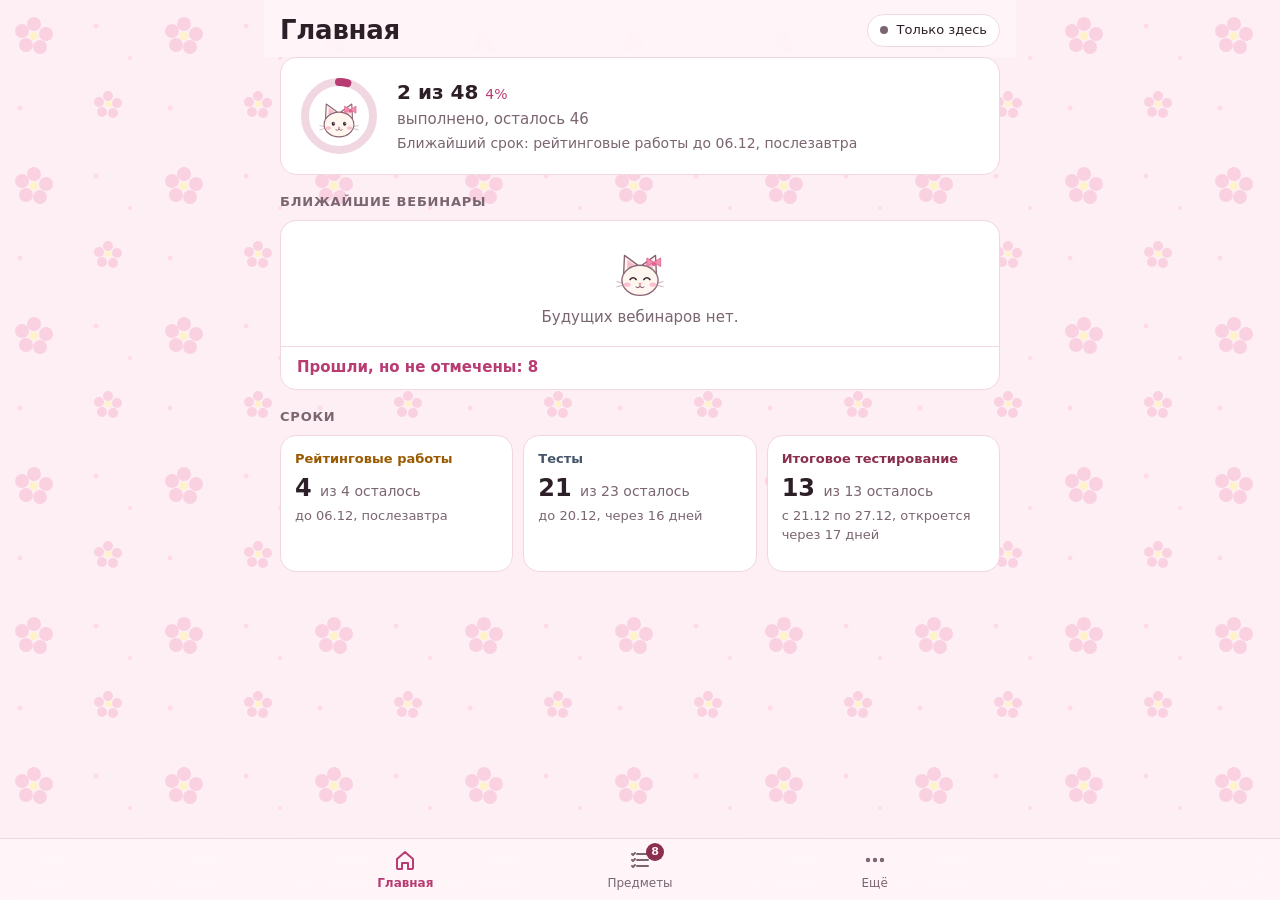
<file: index.html>
<!doctype html>
<html lang="ru">
<head>
<meta charset="utf-8">
<meta name="viewport" content="width=device-width, initial-scale=1, viewport-fit=cover">
<title>Чек-лист семестра</title>
<meta name="description" content="Задания семестра: вебинары, тесты, рейтинговые работы и итоговое тестирование.">
<link rel="manifest" href="manifest.webmanifest">
<link rel="icon" type="image/png" sizes="192x192" href="icon-192.png">
<link rel="apple-touch-icon" sizes="180x180" href="[data-uri]">
<link rel="apple-touch-icon-precomposed" sizes="180x180" href="apple-touch-icon.png">
<meta name="apple-mobile-web-app-capable" content="yes">
<meta name="mobile-web-app-capable" content="yes">
<meta name="apple-mobile-web-app-title" content="Семестр">
<meta name="apple-mobile-web-app-status-bar-style" content="default">
<meta name="color-scheme" content="light dark">
<meta name="theme-color" content="#fdeff4" media="(prefers-color-scheme: light)">
<meta name="theme-color" content="#1f1420" media="(prefers-color-scheme: dark)">
<style>
/* Раскладка: узкая колонка как в приложении. Сверху шапка со статусом синхронизации,
   снизу три вкладки: Главная (что сейчас важно), Предметы (все задания), Ещё (синхронизация, календарь, требования). */
:root {
  --bg: #fdeff4;
  --surface: #ffffff;
  --fg: #2d1f28;
  --muted: #7a6571;
  --line: #f1d7e2;
  --accent: #b83b72;
  --accent-soft: #fde3ee;
  --pattern: url("data:image/svg+xml,%3Csvg xmlns='http://www.w3.org/2000/svg' width='150' height='150' viewBox='0 0 150 150'%3E%3Cg fill='%23f7b8d0' opacity='.55'%3E%3Ccircle cx='34' cy='24' r='7'/%3E%3Ccircle cx='46' cy='34' r='7'/%3E%3Ccircle cx='40' cy='47' r='7'/%3E%3Ccircle cx='26' cy='45' r='7'/%3E%3Ccircle cx='22' cy='31' r='7'/%3E%3Ccircle cx='108' cy='96' r='5'/%3E%3Ccircle cx='117' cy='103' r='5'/%3E%3Ccircle cx='113' cy='113' r='5'/%3E%3Ccircle cx='102' cy='112' r='5'/%3E%3Ccircle cx='99' cy='102' r='5'/%3E%3C/g%3E%3Cg fill='%23fff3c4' opacity='.9'%3E%3Ccircle cx='34' cy='36' r='4'/%3E%3Ccircle cx='108' cy='104' r='3'/%3E%3C/g%3E%3Cg fill='%23ffd6e5' opacity='.8'%3E%3Ccircle cx='96' cy='26' r='2.5'/%3E%3Ccircle cx='20' cy='108' r='2.5'/%3E%3Ccircle cx='130' cy='58' r='2'/%3E%3C/g%3E%3C/svg%3E");
  --on-accent: #ffffff;
  --warn: #b3261e;
  --k-w: #2b5cab;  --k-w-bg: #e3ecfa;
  --k-t: #46546a;  --k-t-bg: #e8ecf2;
  --k-r: #9a5a00;  --k-r-bg: #fbeed4;
  --k-f: #8a2f4f;  --k-f-bg: #f7e2ea;
  --bar-bg: rgba(255, 246, 250, 0.88);
  --font-body: -apple-system, BlinkMacSystemFont, "SF Pro Text", "Segoe UI", system-ui, sans-serif;
  --font-mono: ui-monospace, "SF Mono", Menlo, Consolas, monospace;
}
@media (prefers-color-scheme: dark) {
  :root:not([data-theme="light"]) {
    --bg: #1f1420; --surface: #2b1c2c; --fg: #f4e8ef; --muted: #b9a0b0; --line: #43304a;
    --accent: #f19ac0; --accent-soft: #432235; --on-accent: #2a0f1d; --warn: #ff8a80;
    --pattern: url("data:image/svg+xml,%3Csvg xmlns='http://www.w3.org/2000/svg' width='150' height='150' viewBox='0 0 150 150'%3E%3Cg fill='%23f7b8d0' opacity='.13'%3E%3Ccircle cx='34' cy='24' r='7'/%3E%3Ccircle cx='46' cy='34' r='7'/%3E%3Ccircle cx='40' cy='47' r='7'/%3E%3Ccircle cx='26' cy='45' r='7'/%3E%3Ccircle cx='22' cy='31' r='7'/%3E%3Ccircle cx='108' cy='96' r='5'/%3E%3Ccircle cx='117' cy='103' r='5'/%3E%3Ccircle cx='113' cy='113' r='5'/%3E%3Ccircle cx='102' cy='112' r='5'/%3E%3Ccircle cx='99' cy='102' r='5'/%3E%3C/g%3E%3Cg fill='%23fff3c4' opacity='.18'%3E%3Ccircle cx='34' cy='36' r='4'/%3E%3Ccircle cx='108' cy='104' r='3'/%3E%3C/g%3E%3Cg fill='%23ffd6e5' opacity='.12'%3E%3Ccircle cx='96' cy='26' r='2.5'/%3E%3Ccircle cx='20' cy='108' r='2.5'/%3E%3Ccircle cx='130' cy='58' r='2'/%3E%3C/g%3E%3C/svg%3E");
    --k-w: #8fb4f0; --k-w-bg: #1c2b46;
    --k-t: #b4c0d2; --k-t-bg: #243044;
    --k-r: #f0be6a; --k-r-bg: #3a2b10;
    --k-f: #f0a1bd; --k-f-bg: #3b1a29;
    --bar-bg: rgba(43, 28, 44, 0.9);
    color-scheme: dark;
  }
}
:root[data-theme="dark"] {
  --bg: #1f1420; --surface: #2b1c2c; --fg: #f4e8ef; --muted: #b9a0b0; --line: #43304a;
  --accent: #f19ac0; --accent-soft: #432235; --on-accent: #2a0f1d; --warn: #ff8a80;
  --pattern: url("data:image/svg+xml,%3Csvg xmlns='http://www.w3.org/2000/svg' width='150' height='150' viewBox='0 0 150 150'%3E%3Cg fill='%23f7b8d0' opacity='.13'%3E%3Ccircle cx='34' cy='24' r='7'/%3E%3Ccircle cx='46' cy='34' r='7'/%3E%3Ccircle cx='40' cy='47' r='7'/%3E%3Ccircle cx='26' cy='45' r='7'/%3E%3Ccircle cx='22' cy='31' r='7'/%3E%3Ccircle cx='108' cy='96' r='5'/%3E%3Ccircle cx='117' cy='103' r='5'/%3E%3Ccircle cx='113' cy='113' r='5'/%3E%3Ccircle cx='102' cy='112' r='5'/%3E%3Ccircle cx='99' cy='102' r='5'/%3E%3C/g%3E%3Cg fill='%23fff3c4' opacity='.18'%3E%3Ccircle cx='34' cy='36' r='4'/%3E%3Ccircle cx='108' cy='104' r='3'/%3E%3C/g%3E%3Cg fill='%23ffd6e5' opacity='.12'%3E%3Ccircle cx='96' cy='26' r='2.5'/%3E%3Ccircle cx='20' cy='108' r='2.5'/%3E%3Ccircle cx='130' cy='58' r='2'/%3E%3C/g%3E%3C/svg%3E");
  --k-w: #8fb4f0; --k-w-bg: #1c2b46;
  --k-t: #b4c0d2; --k-t-bg: #243044;
  --k-r: #f0be6a; --k-r-bg: #3a2b10;
  --k-f: #f0a1bd; --k-f-bg: #3b1a29;
  --bar-bg: rgba(43, 28, 44, 0.9);
  color-scheme: dark;
}

* { box-sizing: border-box; }
[hidden] { display: none !important; }
html { -webkit-text-size-adjust: 100%; background: var(--bg) var(--pattern) repeat 0 0 / 150px 150px; }
body {
  margin: 0;
  background: transparent;
  color: var(--fg);
  font-family: var(--font-body);
  font-size: 15px;
  line-height: 1.45;
  padding-left: max(16px, env(safe-area-inset-left, 0px));
  padding-right: max(16px, env(safe-area-inset-right, 0px));
}
button { font: inherit; color: inherit; -webkit-tap-highlight-color: transparent; }
button:focus-visible, a:focus-visible, input:focus-visible, summary:focus-visible { outline: 2px solid var(--accent); outline-offset: 2px; }
.app { max-width: 720px; margin: 0 auto; }

/* Шапка */
.top { position: sticky; top: env(safe-area-inset-top, 0px); z-index: 5; background: var(--bar-bg); -webkit-backdrop-filter: blur(10px); backdrop-filter: blur(10px); padding: 14px 0 10px; margin: 0 -16px; padding-left: 16px; padding-right: 16px; }
.top-in { display: flex; align-items: center; justify-content: space-between; gap: 12px; }
.top h1 { margin: 0; display: flex; align-items: center; gap: 10px; font-size: 26px; line-height: 1.1; font-weight: 700; letter-spacing: -0.01em; }
.pill { display: inline-flex; align-items: center; gap: 8px; border: 1px solid var(--line); background: var(--surface); border-radius: 99px; padding: 6px 12px; font-size: 13px; cursor: pointer; white-space: nowrap; }
.dot { width: 8px; height: 8px; border-radius: 50%; background: var(--muted); flex: none; }
.pill[data-st="ok"] .dot { background: var(--accent); }
.pill[data-st="err"] .dot { background: var(--warn); }
.pill[data-st="wait"] .dot { background: var(--k-r); }

/* Содержимое вкладок */
main { padding-bottom: calc(84px + env(safe-area-inset-bottom, 0px)); }
.tab { display: flex; flex-direction: column; gap: 18px; }
.sec-title { margin: 0 0 8px; font-size: 13px; font-weight: 600; letter-spacing: .06em; text-transform: uppercase; color: var(--muted); }
.card { background: var(--surface); border: 1px solid var(--line); border-radius: 16px; }
.muted { color: var(--muted); }

/* Главная: сводка */
.hero { display: flex; align-items: center; gap: 16px; padding: 16px; }
.ring { position: relative; width: 84px; height: 84px; flex: none; }
.ring svg { display: block; transform: rotate(-90deg); }
.ring .track { stroke: var(--line); }
.ring .fill { stroke: var(--accent); transition: stroke-dashoffset .3s ease; }

.hero-text { min-width: 0; display: flex; flex-direction: column; gap: 2px; }
.hero-big { font-size: 20px; font-weight: 600; font-variant-numeric: tabular-nums; }
.hero-next { font-size: 14px; color: var(--muted); }

.today { background: var(--accent-soft); border: 1px solid var(--accent); border-radius: 16px; padding: 12px 16px; display: flex; flex-direction: column; gap: 4px; }
.today b { font-size: 14px; }
.today span { font-size: 15px; }

.list-card { overflow: hidden; }
.row { display: flex; align-items: center; gap: 12px; padding: 12px 16px; border-top: 1px solid var(--line); cursor: pointer; }
.list-card > .row:first-child, .disc-body > .row:first-child { border-top: 0; }
.row input { appearance: none; -webkit-appearance: none; flex: none; width: 24px; height: 24px; margin: 0; border: 2px solid var(--muted); border-radius: 7px; background: transparent; cursor: pointer; display: grid; place-content: center; }
.row input::after { content: ""; width: 11px; height: 6px; border-left: 2.5px solid var(--on-accent); border-bottom: 2.5px solid var(--on-accent); transform: rotate(-45deg) translate(1px, -1px); opacity: 0; }
.row input:checked { background: var(--accent); border-color: var(--accent); }
.row input:checked::after { opacity: 1; }
.row-body { flex: 1; min-width: 0; display: flex; flex-direction: column; }
.row-title { font-weight: 500; overflow-wrap: anywhere; }
.row-sub { font-size: 13px; color: var(--muted); overflow-wrap: anywhere; }
.row.done .row-title { color: var(--muted); text-decoration: line-through; }
.row.done .chip { opacity: .55; }
.chip { flex: none; font-family: var(--font-mono); font-size: 12px; padding: 4px 8px; border-radius: 6px; white-space: nowrap; font-variant-numeric: tabular-nums; }
.chip.w { background: var(--k-w-bg); color: var(--k-w); }
.chip.t { background: var(--k-t-bg); color: var(--k-t); }
.chip.r { background: var(--k-r-bg); color: var(--k-r); }
.chip.f { background: var(--k-f-bg); color: var(--k-f); }
.link-btn { background: none; border: 0; padding: 10px 16px; color: var(--accent); font-weight: 600; cursor: pointer; text-align: left; width: 100%; border-top: 1px solid var(--line); }
.empty { padding: 18px 16px; color: var(--muted); }

.dl-grid { display: grid; grid-template-columns: repeat(auto-fit, minmax(190px, 1fr)); gap: 10px; }
.dl { text-align: left; padding: 14px; display: flex; flex-direction: column; gap: 6px; cursor: pointer; min-width: 0; }
.dl-k { font-size: 13px; font-weight: 600; }
.dl.w .dl-k { color: var(--k-w); } .dl.t .dl-k { color: var(--k-t); } .dl.r .dl-k { color: var(--k-r); } .dl.f .dl-k { color: var(--k-f); }
.dl-n { font-size: 24px; font-weight: 700; font-variant-numeric: tabular-nums; line-height: 1.1; }
.dl-n span { font-size: 14px; font-weight: 400; color: var(--muted); }
.dl-d { font-size: 13px; color: var(--muted); }
.bar { height: 6px; background: var(--line); border-radius: 99px; overflow: hidden; }
.bar i { display: block; height: 100%; background: var(--accent); border-radius: 99px; }

/* Предметы */
.filters { display: flex; flex-wrap: wrap; gap: 8px; }
.fchip { border: 1px solid var(--line); background: var(--surface); border-radius: 99px; padding: 7px 14px; font-size: 14px; cursor: pointer; }
.fchip[aria-pressed="true"] { background: var(--fg); color: var(--bg); border-color: var(--fg); }
.fchip.todo[aria-pressed="true"] { background: var(--accent); border-color: var(--accent); color: var(--on-accent); }
.disc { overflow: hidden; }
.disc-head { width: 100%; background: none; border: 0; text-align: left; padding: 14px 16px; display: flex; flex-direction: column; gap: 8px; cursor: pointer; }
.disc-top { display: flex; align-items: center; gap: 12px; }
.disc-name { flex: 1; min-width: 0; font-weight: 600; font-size: 16px; line-height: 1.3; overflow-wrap: anywhere; }
.disc-count { font-family: var(--font-mono); font-size: 12px; color: var(--muted); white-space: nowrap; }
.disc.complete .disc-count { color: var(--accent); }
.chev { flex: none; width: 18px; height: 18px; transition: transform .2s ease; color: var(--muted); }
.disc-head[aria-expanded="true"] .chev { transform: rotate(180deg); }
.disc-meta { font-size: 13px; color: var(--muted); }
.disc-body { border-top: 1px solid var(--line); }
.mat { padding: 10px 16px; font-size: 13px; color: var(--muted); border-bottom: 1px solid var(--line); }
.mat b { color: var(--accent); font-weight: 600; }

/* Ещё */
.panel { padding: 16px; display: flex; flex-direction: column; gap: 10px; }
.panel h2 { margin: 0; font-size: 17px; }
.panel p { margin: 0; }
.code-row { display: flex; gap: 8px; flex-wrap: wrap; }
.code-row input { flex: 1 1 200px; min-width: 0; font: inherit; font-size: 16px; padding: 10px 12px; border-radius: 10px; border: 1px solid var(--line); background: var(--bg); color: var(--fg); }
.btn { display: inline-flex; align-items: center; justify-content: center; font-size: 15px; font-weight: 600; padding: 10px 16px; border-radius: 10px; border: 1px solid var(--accent); background: var(--accent); color: var(--on-accent); cursor: pointer; text-decoration: none; }
.btn.ghost { background: transparent; color: var(--fg); border-color: var(--line); }
.steps { margin: 0; padding-left: 20px; display: flex; flex-direction: column; gap: 6px; color: var(--muted); font-size: 14px; }
.steps b { color: var(--fg); font-weight: 600; }

.opts { display: flex; flex-wrap: wrap; gap: 8px; }
.opt { display: inline-flex; align-items: center; gap: 8px; padding: 8px 12px; border: 1px solid var(--line); border-radius: 99px; background: var(--bg); cursor: pointer; font-size: 14px; }
.opt input { accent-color: var(--accent); width: 18px; height: 18px; margin: 0; }
.rem-subj summary { cursor: pointer; font-weight: 600; padding: 6px 0; }
.rem-subj .opts { margin-top: 8px; }
.sel-row { display: flex; flex-direction: column; gap: 4px; font-size: 14px; }
.sel-row select { font: inherit; font-size: 16px; padding: 10px 12px; border-radius: 10px; border: 1px solid var(--line); background: var(--bg); color: var(--fg); }

/* Нижние вкладки */
.tabbar { position: fixed; left: 0; right: 0; bottom: 0; z-index: 6; background: var(--bar-bg); -webkit-backdrop-filter: blur(14px); backdrop-filter: blur(14px); border-top: 1px solid var(--line); padding-bottom: env(safe-area-inset-bottom, 0px); }
.tabbar-in { max-width: 720px; margin: 0 auto; display: grid; grid-template-columns: repeat(3, 1fr); padding: 0 max(8px, env(safe-area-inset-left, 0px)) 0 max(8px, env(safe-area-inset-right, 0px)); }
.tb { background: none; border: 0; padding: 9px 4px 8px; display: flex; flex-direction: column; align-items: center; gap: 3px; font-size: 12px; color: var(--muted); cursor: pointer; position: relative; }
.tb svg { width: 24px; height: 24px; }
.tb[aria-current="page"] { color: var(--accent); font-weight: 600; }
.tb .badge { position: absolute; top: 4px; left: calc(50% + 6px); min-width: 18px; height: 18px; padding: 0 5px; border-radius: 9px; background: var(--k-f); color: var(--bg); font-size: 11px; font-weight: 700; display: grid; place-items: center; }

/* Котики */
.cat { display: block; flex: none; }
.avatar { flex: none; display: grid; place-items: center; width: 50px; height: 50px; border-radius: 50%; background: var(--accent-soft); }
.avatar .cat { width: 42px; height: 46px; }
.mini { display: inline-flex; vertical-align: -9px; margin-right: 8px; }
.mini .cat { width: 30px; height: 33px; }
.ring .cat { position: absolute; left: 50%; top: 50%; width: 46px; height: 51px; transform: translate(-50%, -50%); }
.hero-big small { font-size: 14px; font-weight: 500; color: var(--accent); }
.empty .cat { margin: 0 auto 6px; width: 56px; height: 62px; }
.empty { text-align: center; }
@media (prefers-reduced-motion: reduce) { .ring .fill, .chev { transition: none; } }
@media (max-width: 480px) { .row { flex-wrap: wrap; } .row-body { flex-basis: calc(100% - 40px); } .chip { margin-left: 36px; } }
</style>
</head>
<body>
<div class="app">
  <header class="top">
    <div class="top-in">
      <h1 id="pageTitle">Главная</h1>
      <button type="button" class="pill" id="pill" data-st="off" aria-label="Состояние синхронизации"><i class="dot"></i><span id="pillText">Только здесь</span></button>
    </div>
  </header>

  <main id="main">
    <section class="tab" id="tab-home" aria-label="Главная"></section>

    <section class="tab" id="tab-subjects" aria-label="Предметы" hidden>
      <div class="filters" role="group" aria-label="Тип задания" id="kindFilters">
        <button type="button" class="fchip" data-kind="all" aria-pressed="true">Все</button>
        <button type="button" class="fchip" data-kind="w" aria-pressed="false">Вебинары</button>
        <button type="button" class="fchip" data-kind="t" aria-pressed="false">Тесты</button>
        <button type="button" class="fchip" data-kind="r" aria-pressed="false">Работы</button>
        <button type="button" class="fchip" data-kind="f" aria-pressed="false">Итоговые</button>
        <button type="button" class="fchip todo" id="todoChip" aria-pressed="false">Только невыполненные</button>
      </div>
      <div id="discList" style="display:flex;flex-direction:column;gap:12px"></div>
    </section>

    <section class="tab" id="tab-more" aria-label="Ещё" hidden>
      <div class="card panel" id="syncPanel">
        <h2>Синхронизация</h2>
        <p class="muted" id="syncLine">Отметки хранятся только на этом устройстве</p>
        <div id="codeNone">
          <p class="muted" style="margin-bottom:8px">Вставьте код синхронизации, чтобы отметки совпадали на телефоне и компьютере.</p>
          <div class="code-row">
            <input id="codeInput" type="text" autocomplete="off" autocapitalize="off" spellcheck="false" placeholder="Код синхронизации" aria-label="Код синхронизации">
            <button type="button" class="btn" id="codeSave">Подключить</button>
          </div>
        </div>
        <div id="codeHave" hidden>
          <p class="muted" style="margin-bottom:8px">Этот код нужно вставить на других устройствах. Никому его не показывайте.</p>
          <div class="code-row">
            <input id="codeShown" type="text" readonly autocomplete="off" spellcheck="false" aria-label="Ваш код синхронизации">
            <button type="button" class="btn" id="codeCopy">Скопировать</button>
            <button type="button" class="btn ghost" id="codeOff">Отключить</button>
          </div>
        </div>
        <p class="muted" id="codeMsg" role="status"></p>
      </div>

      <div class="card panel" id="remPanel">
        <h2>Напоминания в календарь</h2>
        <p class="muted">Сайт не может присылать уведомления на iPhone сам, зато Календарь напомнит о нужных заданиях, даже когда сайт закрыт. Выберите, что добавить.</p>
        <div class="opts" id="remKinds" role="group" aria-label="Что добавить">
          <label class="opt"><input type="checkbox" data-k="w"><span>Вебинары</span></label>
          <label class="opt"><input type="checkbox" data-k="t"><span>Тесты</span></label>
          <label class="opt"><input type="checkbox" data-k="r"><span>Рейтинговые работы</span></label>
          <label class="opt"><input type="checkbox" data-k="f"><span>Итоговое тестирование</span></label>
        </div>
        <label class="opt"><input type="checkbox" id="remTodo"><span>Только невыполненные</span></label>
        <details class="rem-subj">
          <summary id="remSubjSum">Предметы: все</summary>
          <div class="opts" id="remSubj"></div>
        </details>
        <div class="sel-row"><label for="remWa">О вебинарах напомнить</label>
          <select id="remWa"><option value="a">за день и за 30 минут</option><option value="b">за 30 минут</option><option value="c">за час</option><option value="d">за 15 минут</option></select></div>
        <div class="sel-row"><label for="remDa">О сроках напомнить</label>
          <select id="remDa"><option value="a">за 7, 3 и 1 день и в день срока</option><option value="b">за 14, 7, 3 и 1 день и в день срока</option><option value="c">за 1 день и в день срока</option><option value="d">только в день срока</option></select></div>
        <p class="muted" id="remCount" role="status"></p>
        <button type="button" class="btn" id="remGo">Скачать и добавить в календарь</button>
        <p class="muted">Нажмите «Добавить все» в окне Календаря. Напоминания приходят в 09:00 (вебинары по их времени). Лучше открывать сайт в Safari, а не в иконке на экране «Домой», там скачивание может не сработать.</p>
      </div>

      <div class="card panel">
        <h2>Требования к рейтинговым работам</h2>
        <ol class="steps">
          <li><b>Объём:</b> 10–12 страниц: введение 1 стр., основная часть 5–7 стр., заключение 1 стр.</li>
          <li><b>Оформление:</b> Times New Roman 14, интервал 1,5, отступ 1,25 см, по ширине. Поля 2 см (в общей инструкции 2024: левое 3, правое 1,5 см, уточните у преподавателя).</li>
          <li><b>Источники:</b> не менее 5, монографии и статьи, учебники не считаются. На каждый нужна ссылка в тексте, оформление по ГОСТ.</li>
          <li><b>Состав:</b> титульный лист, оглавление, введение, основная часть, заключение, список источников.</li>
          <li><b>Сдача:</b> загрузить в личный кабинет до 06.12. Один раз, исправить после загрузки нельзя.</li>
          <li><b>Оценка из 100:</b> введение 25, основная часть 25, заключение 25, литература 15, оглавление 5, оформление 5.</li>
        </ol>
      </div>
    </section>
  </main>
</div>

<nav class="tabbar" aria-label="Разделы">
  <div class="tabbar-in">
    <button type="button" class="tb" data-go="home" aria-current="page">
      <svg viewBox="0 0 24 24" fill="none" stroke="currentColor" stroke-width="2" stroke-linecap="round" stroke-linejoin="round" aria-hidden="true"><path d="M4 11l8-7 8 7v9a1 1 0 0 1-1 1h-4v-6H9v6H5a1 1 0 0 1-1-1z"/></svg>
      Главная
    </button>
    <button type="button" class="tb" data-go="subjects">
      <svg viewBox="0 0 24 24" fill="none" stroke="currentColor" stroke-width="2" stroke-linecap="round" stroke-linejoin="round" aria-hidden="true"><path d="M9 6h11M9 12h11M9 18h11"/><path d="M4 6l1 1 2-2M4 12l1 1 2-2M4 18l1 1 2-2"/></svg>
      Предметы
    </button>
    <button type="button" class="tb" data-go="more">
      <svg viewBox="0 0 24 24" fill="none" stroke="currentColor" stroke-width="2" stroke-linecap="round" stroke-linejoin="round" aria-hidden="true"><circle cx="5" cy="12" r="1.2"/><circle cx="12" cy="12" r="1.2"/><circle cx="19" cy="12" r="1.2"/></svg>
      Ещё
    </button>
  </div>
</nav>

<script>
'use strict';

/* ---------- Данные ---------- */
const YEAR = 2026, MS_DAY = 86400000;
const mk = (d, m, hh = 0, mm = 0) => new Date(YEAR, m - 1, d, hh, mm);
const W = (dm, tm, who) => { const [d, m] = dm.split('.').map(Number); const [h, mi] = tm.split(':').map(Number); return { k: 'w', title: 'Вебинар', at: mk(d, m, h, mi), note: who }; };
const T = (n, score) => ({ k: 't', title: 'Тест ' + n, due: mk(20, 12), done: !!score, note: score ? 'Оценка: ' + score : '' });
const R = (n) => ({ k: 'r', title: 'Рейтинговая работа (реферат)', due: mk(6, 12), note: 'Тема на выбор из ' + n });
const F = () => ({ k: 'f', title: 'Итоговое тестирование', due: mk(21, 12), until: mk(27, 12), note: '' });

/* Порядок заданий в каждом предмете нельзя менять: по нему сохраняются отметки. */
const DATA = [
  { n: 'Возрастная анатомия, физиология и гигиена', s: 'Возрастная анатомия', f: 'Зачёт с оценкой', t: 'Гордиенко О. Н.',
    m: 'Учебные материалы, модули 1–4 (264 с.)',
    items: [W('26.10', '15:40', 'Гордиенко О. Н.'), T(1), T(2), T(3), F()] },
  { n: 'Иностранный язык в профессиональной деятельности', s: 'Иностранный язык (проф.)', f: 'Контрольная работа', t: 'Ялышева А. Г.',
    items: [W('20.10', '13:50', 'Ялышева А. Г.'), T(1, 95), F()] },
  { n: 'Иностранный язык (второй)', s: 'Немецкий язык', f: 'Контрольная работа', t: 'Ялышева А. Г.',
    items: [W('26.10', '12:45', 'Ялышева А. Г.'), T(1, 98), F()] },
  { n: 'История России', s: 'История России', f: 'Зачёт с оценкой', t: 'Григорян В. Д.',
    m: 'Учебник «История России», 2026 (568 с.)',
    items: [W('22.10', '16:35', 'Григорян В. Д.'), T(1), T(2), T(3), R(10), F()] },
  { n: 'Медико-биологические основы здоровья', s: 'Медико-биол. основы здоровья', f: 'Зачёт с оценкой', t: 'Ожерельева М. В.',
    items: [W('20.10', '10:55', 'Гусев А. В.'), T(1), T(2), R(47), F()] },
  { n: 'Основы возрастной и педагогической психологии', s: 'Возрастная и пед. психология', f: 'Зачёт с оценкой', t: 'Ожерельева М. В.',
    m: 'Рабочий учебник МУИВ, 2024 (57 с.)',
    items: [T(1), F()] },
  { n: 'Основы педагогики', s: 'Основы педагогики', f: 'Зачёт с оценкой', t: 'Блесткина О. В.',
    items: [T(1), T(2), R(24), F()] },
  { n: 'Основы психологии', s: 'Основы психологии', f: 'Зачёт с оценкой', t: 'Александрова О. А.',
    items: [T(1), T(2), R(35), F()] },
  { n: 'Основы финансовой грамотности', s: 'Финансовая грамотность', f: 'Зачёт с оценкой', t: 'Гончарова Л. Н.',
    m: 'Горяев, Чумаченко. «Финансовая грамота» (106 с.)',
    items: [T(1), T(2), F()] },
  { n: 'Русский (родной) язык и культура профессиональной коммуникации', s: 'Русский (родной) язык', f: 'Зачёт с оценкой', t: 'Гарманова А. Ю.',
    items: [W('21.10', '10:00', 'Гарманова А. Ю.'), T(1), T(2), F()] },
  { n: 'Русский язык и культура профессиональной коммуникации педагога', s: 'Русский язык педагога', f: 'Зачёт с оценкой', t: 'Гарманова А. Ю.',
    items: [W('21.10', '10:55', 'Гарманова А. Ю.'), T(1), T(2), F()] },
  { n: 'Теоретические и методические основы физического воспитания и развития детей раннего и дошкольного возраста', s: 'Физвоспитание детей', f: 'Зачёт с оценкой', t: 'Ожерельева М. В.',
    items: [W('27.10', '10:55', 'Ожерельева М. В.'), T(1), F()] },
  { n: 'Физическая культура', s: 'Физическая культура', f: 'Контрольная работа', t: 'Наташкин С. А.',
    m: 'Лях, Зданевич. «Физическая культура», 10–11 кл. (239 с.)',
    items: [T(1), F()] }
];
const KIND = {
  w: { name: 'Вебинары', one: 'Вебинар' },
  t: { name: 'Тесты', one: 'Тест' },
  r: { name: 'Рейтинговые работы', one: 'Работа' },
  f: { name: 'Итоговое тестирование', one: 'Итоговое' }
};

/* ---------- Состояние ---------- */
const KEY = 'semestr-checklist-v1', TSKEY = 'semestr-ts-v1', CKEY = 'semestr-sync-code', UIKEY = 'semestr-ui-v2';
const state = {}, ts = {};
const ALL = [];
DATA.forEach((d, i) => d.items.forEach((it, j) => {
  it.id = i + '-' + j; it.di = i;
  state[it.id] = !!it.done; ts[it.id] = 0;
  ALL.push(it);
}));
const ui = { tab: 'home', kind: 'all', todo: false, open: [], rem: { k: { w: true, t: true, r: true, f: true }, todo: true, off: [], wa: 'a', da: 'a' } };
let filter = 'all', syncTimer = null, syncing = false, cfg = null, code = '';

try {
  const saved = JSON.parse(localStorage.getItem(KEY) || '{}');
  Object.keys(saved).forEach(k => { if (k in state) state[k] = saved[k]; });
  const savedTs = JSON.parse(localStorage.getItem(TSKEY) || '{}');
  Object.keys(savedTs).forEach(k => { if (k in ts) ts[k] = savedTs[k]; });
  const u = JSON.parse(localStorage.getItem(UIKEY) || '{}');
  if (['home', 'subjects', 'more'].indexOf(u.tab) >= 0) ui.tab = u.tab;
  if (['all', 'w', 't', 'r', 'f'].indexOf(u.kind) >= 0) ui.kind = u.kind;
  ui.todo = !!u.todo;
  if (Array.isArray(u.open)) ui.open = u.open.filter(n => Number.isInteger(n));
  if (u.rem && typeof u.rem === 'object') {
    ['w', 't', 'r', 'f'].forEach(k => { if (u.rem.k && typeof u.rem.k[k] === 'boolean') ui.rem.k[k] = u.rem.k[k]; });
    if (typeof u.rem.todo === 'boolean') ui.rem.todo = u.rem.todo;
    if (Array.isArray(u.rem.off)) ui.rem.off = u.rem.off.filter(n => Number.isInteger(n));
    if (/^[abcd]$/.test(u.rem.wa)) ui.rem.wa = u.rem.wa;
    if (/^[abcd]$/.test(u.rem.da)) ui.rem.da = u.rem.da;
  }
} catch (e) {}

function save() {
  try { localStorage.setItem(KEY, JSON.stringify(state)); localStorage.setItem(TSKEY, JSON.stringify(ts)); } catch (e) {}
}
function saveUi() { try { localStorage.setItem(UIKEY, JSON.stringify(ui)); } catch (e) {} }

/* ---------- Даты ---------- */
const pad = n => String(n).padStart(2, '0');
const fmtDM = d => pad(d.getDate()) + '.' + pad(d.getMonth() + 1);
const fmtT = d => pad(d.getHours()) + ':' + pad(d.getMinutes());
const sod = d => new Date(d.getFullYear(), d.getMonth(), d.getDate());
const dayDiff = d => Math.round((sod(d) - sod(new Date())) / MS_DAY);
function plural(n, a, b, c) {
  const m10 = n % 10, m100 = n % 100;
  if (m10 === 1 && m100 !== 11) return a;
  if (m10 >= 2 && m10 <= 4 && (m100 < 10 || m100 >= 20)) return b;
  return c;
}
function rel(d) {
  const n = dayDiff(d);
  if (n === 0) return 'сегодня';
  if (n === 1) return 'завтра';
  if (n === 2) return 'послезавтра';
  if (n > 2) return 'через ' + n + ' ' + plural(n, 'день', 'дня', 'дней');
  return Math.abs(n) + ' ' + plural(Math.abs(n), 'день', 'дня', 'дней') + ' назад';
}
function whenText(it) {
  if (it.k === 'w') return fmtDM(it.at) + ' · ' + fmtT(it.at);
  if (it.k === 'f') return fmtDM(it.due) + ' – ' + fmtDM(it.until);
  return 'до ' + fmtDM(it.due);
}
const isOpen = it => !state[it.id];


/* ---------- Котики ---------- */
// Одна мордочка, у каждого предмета свой мех и свой аксессуар.
const FUR = ['#fbe9d0', '#d9dde6', '#f6b978', '#fff7ef', '#e8c9a8', '#f3d3dc', '#cfe0f0', '#d9c8ea', '#f6d77d', '#fbe9d0', '#d9dde6', '#f6b978', '#e8c9a8', '#fff7ef'];
const STRIPES = { 2: 1, 11: 1, 8: 1, 4: 1 };
const ACC = [
  /* 0 анатомия: красный крестик */ '<circle cx="52" cy="58" r="8" fill="#fff" stroke="#e58aa6"/><path d="M52 53v10M47 58h10" stroke="#e5546f" stroke-width="3" stroke-linecap="round"/>',
  /* 1 англ.: облачко */ '<path d="M38 2h22a3 3 0 0 1 3 3v8a3 3 0 0 1-3 3H49l-4 4v-4h-7a3 3 0 0 1-3-3V5a3 3 0 0 1 3-3z" fill="#fff" stroke="#e8b3c8"/><text x="49" y="12" font-size="9" font-weight="700" fill="#b83b72" text-anchor="middle" font-family="sans-serif">Hi</text>',
  /* 2 второй язык */ '<path d="M38 2h22a3 3 0 0 1 3 3v8a3 3 0 0 1-3 3H49l-4 4v-4h-7a3 3 0 0 1-3-3V5a3 3 0 0 1 3-3z" fill="#fff" stroke="#e8b3c8"/><text x="49" y="12" font-size="9" font-weight="700" fill="#2b5cab" text-anchor="middle" font-family="sans-serif">Hallo</text>',
  /* 3 история: корона */ '<path d="M25 32l1-10 4 5 2-8 2 8 4-5 1 10z" fill="#f7cf55" stroke="#c99a1f" stroke-linejoin="round"/>',
  /* 4 медико-био: листик и сердечко */ '<path d="M44 14C44 4 54 3 60 4c0 9-6 13-16 10z" fill="#8fd19e" stroke="#5fae75"/><path d="M45 13l9-6" stroke="#5fae75" stroke-linecap="round"/>',
  /* 5 возрастная психология: сердечко */ '<path d="M52 18c-6-4-9-8-6-12 2-2 5-1 6 1 1-2 4-3 6-1 3 4 0 8-6 12z" fill="#f48fb1" stroke="#e0628f" stroke-linejoin="round"/>',
  /* 6 педагогика: академическая шапочка */ '<path d="M32 21l15 6-15 6-15-6z" fill="#5a4a6a"/><path d="M24 31v5q8 4 16 0v-5" fill="#6b5a7c"/><path d="M47 27v8" stroke="#f7cf55" stroke-width="1.6" stroke-linecap="round"/><circle cx="47" cy="36" r="1.8" fill="#f7cf55"/>',
  /* 7 психология: мысли */ '<circle cx="42" cy="22" r="2" fill="#fff" stroke="#e8b3c8"/><circle cx="47" cy="17" r="3" fill="#fff" stroke="#e8b3c8"/><ellipse cx="54" cy="9" rx="9" ry="7" fill="#fff" stroke="#e8b3c8"/><path d="M50 9c0-3 6-3 6 0s-4 2-4 0" fill="none" stroke="#b07ad8" stroke-linecap="round"/>',
  /* 8 финансы: монетка */ '<circle cx="52" cy="58" r="8" fill="#f7cf55" stroke="#c99a1f"/><text x="52" y="62" font-size="11" font-weight="700" fill="#9a6d00" text-anchor="middle" font-family="sans-serif">₽</text>',
  /* 9 русский: книжка */ '<rect x="41" y="51" width="19" height="13" rx="2" fill="#9ec5f2" stroke="#6a9ad4"/><path d="M50.5 51v13" stroke="#6a9ad4"/><path d="M44 56h4M53 56h4" stroke="#fff" stroke-width="1.4" stroke-linecap="round"/>',
  /* 10 русский педагога: очки */ '<g fill="rgba(255,255,255,.35)" stroke="#6b4a5c" stroke-width="1.6"><circle cx="23" cy="47" r="6.2"/><circle cx="41" cy="47" r="6.2"/></g><path d="M29 47h6" stroke="#6b4a5c" stroke-width="1.6"/>',
  /* 11 физвоспитание детей: мячик */ '<circle cx="52" cy="58" r="8" fill="#8ec5ff" stroke="#5a97d6"/><path d="M45 55q7 3 14 0M45 61q7-3 14 0" fill="none" stroke="#fff" stroke-width="1.5"/><path d="M52 50v16" stroke="#fff" stroke-width="1.5"/>',
  /* 12 физкультура: повязка */ '<path d="M13 40q19-9 38 0v4q-19-9-38 0z" fill="#f2657f"/><path d="M50 41l7 -3M50 43l7 3" stroke="#f2657f" stroke-width="2" stroke-linecap="round"/>',
  /* 13 общий: бантик */ '<path d="M44 29l8-5v10z M44 29l-8-5v10z" fill="#f48fb1" stroke="#e0628f" stroke-linejoin="round" transform="translate(4 -2)"/><circle cx="48" cy="29" r="2.4" fill="#e0628f"/>'
];
function catSvg(i, happy) {
  const fur = FUR[i % FUR.length];
  const ear = '#f8b9cc', line = '#8a6575';
  const eyes = happy
    ? '<path d="M20.5 47q3.5-4 7 0M36.5 47q3.5-4 7 0" fill="none" stroke="#3b2a33" stroke-width="2" stroke-linecap="round"/>'
    : '<ellipse cx="24" cy="47" rx="2.4" ry="2.9" fill="#3b2a33"/><ellipse cx="40" cy="47" rx="2.4" ry="2.9" fill="#3b2a33"/><circle cx="24.8" cy="46" r=".9" fill="#fff"/><circle cx="40.8" cy="46" r=".9" fill="#fff"/>';
  const stripes = STRIPES[i] ? '<path d="M28 33.5q1 3 0 5M32 32.5v5M36 33.5q-1 3 0 5" fill="none" stroke="rgba(0,0,0,.18)" stroke-width="1.5" stroke-linecap="round"/>' : '';
  const face = i === 10 ? '' : '';
  return '<svg class="cat" viewBox="0 0 64 72" aria-hidden="true" focusable="false">' +
    '<path d="M13 40L14 19l15 11z" fill="' + fur + '" stroke="' + line + '" stroke-width="1.6" stroke-linejoin="round"/>' +
    '<path d="M51 40L50 19L35 30z" fill="' + fur + '" stroke="' + line + '" stroke-width="1.6" stroke-linejoin="round"/>' +
    '<path d="M17 34l.6-10 8 6z M47 34l-.6-10-8 6z" fill="' + ear + '"/>' +
    '<ellipse cx="32" cy="48" rx="21" ry="17.5" fill="' + fur + '" stroke="' + line + '" stroke-width="1.6"/>' +
    stripes + eyes +
    '<ellipse cx="17" cy="53" rx="4" ry="2.5" fill="#f9a8c4" opacity=".7"/><ellipse cx="47" cy="53" rx="4" ry="2.5" fill="#f9a8c4" opacity=".7"/>' +
    '<path d="M30 51h4l-2 2.4z" fill="#ee7b9e"/><path d="M32 53.4v1.6M32 55q-2.4 2.4-4.6.6M32 55q2.4 2.4 4.6.6" fill="none" stroke="' + line + '" stroke-width="1.3" stroke-linecap="round"/>' +
    '<path d="M11 51l-6-1.5M11 54l-6 1.5M53 51l6-1.5M53 54l6 1.5" stroke="' + line + '" stroke-width="1" stroke-linecap="round" opacity=".55"/>' +
    ACC[i] + '</svg>';
}
function catEl(i, cls, happy) {
  const s = document.createElement('span');
  s.className = cls;
  s.innerHTML = catSvg(i, happy);
  return s;
}

/* ---------- Мелкие помощники DOM ---------- */
function el(tag, cls, text) {
  const n = document.createElement(tag);
  if (cls) n.className = cls;
  if (text != null) n.textContent = text;
  return n;
}
const $ = (s, r) => (r || document).querySelector(s);

function rowEl(it, mode) {
  const lab = el('label', 'row' + (state[it.id] ? ' done' : ''));
  const cb = document.createElement('input');
  cb.type = 'checkbox'; cb.id = 'c-' + it.id; cb.checked = !!state[it.id];
  cb.addEventListener('change', () => { state[it.id] = cb.checked; ts[it.id] = Date.now(); save(); render(); scheduleSync(); });
  const body = el('span', 'row-body');
  let sub = '';
  if (mode === 'home') {
    const tt = el('span', 'row-title');
    tt.appendChild(catEl(it.di, 'mini'));
    tt.appendChild(document.createTextNode(DATA[it.di].s));
    body.appendChild(tt);
    sub = KIND[it.k].one + (it.note ? ' · ' + it.note : '') + (it.k === 'w' ? ' · ' + rel(it.at) : '');
  } else {
    body.appendChild(el('span', 'row-title', it.title));
    sub = it.note;
    if (it.k === 'w') sub = (it.note ? it.note + ' · ' : '') + rel(it.at);
  }
  if (sub) body.appendChild(el('span', 'row-sub', sub));
  lab.appendChild(cb); lab.appendChild(body);
  lab.appendChild(el('span', 'chip ' + it.k, whenText(it)));
  return lab;
}

/* ---------- Главная ---------- */
function renderHome() {
  const root = $('#tab-home');
  root.textContent = '';
  const total = ALL.length, done = ALL.filter(x => state[x.id]).length, left = total - done;
  const pct = Math.round(done / total * 100);
  const now = new Date();
  const webs = ALL.filter(x => x.k === 'w' && isOpen(x)).sort((a, b) => a.at - b.at);
  const upcoming = webs.filter(x => x.at >= now);
  const missed = webs.filter(x => x.at < now);

  // Сводка
  const hero = el('section', 'card hero');
  const ring = el('div', 'ring');
  const C = 2 * Math.PI * 34;
  ring.innerHTML = '<svg width="84" height="84" viewBox="0 0 84 84" aria-hidden="true">' +
    '<circle class="track" cx="42" cy="42" r="34" fill="none" stroke-width="8"/>' +
    '<circle class="fill" cx="42" cy="42" r="34" fill="none" stroke-width="8" stroke-linecap="round" stroke-dasharray="' + C.toFixed(1) + '" stroke-dashoffset="' + (C * (1 - pct / 100)).toFixed(1) + '"/></svg>';
  ring.appendChild(catEl(13, 'hero-cat', pct >= 50).firstChild);
  const ht = el('div', 'hero-text');
  const hb = el('div', 'hero-big', done + ' из ' + total + ' ');
  hb.appendChild(el('small', null, pct + '%'));
  ht.appendChild(hb);
  ht.appendChild(el('div', 'muted', 'выполнено, осталось ' + left));
  let next = '';
  if (upcoming.length) next = 'Ближайший вебинар: ' + DATA[upcoming[0].di].s + ', ' + rel(upcoming[0].at) + ' в ' + fmtT(upcoming[0].at);
  else if (left) next = 'Ближайший срок: рейтинговые работы до 06.12, ' + rel(mk(6, 12));
  else next = 'Всё выполнено';
  ht.appendChild(el('div', 'hero-next', next));
  hero.appendChild(ring); hero.appendChild(ht);
  root.appendChild(hero);

  // Сегодня
  const today = upcoming.filter(x => dayDiff(x.at) === 0);
  if (today.length) {
    const box = el('section', 'today');
    box.appendChild(el('b', null, 'Сегодня'));
    today.forEach(x => box.appendChild(el('span', null, fmtT(x.at) + ' · вебинар · ' + DATA[x.di].s)));
    root.appendChild(box);
  }

  // Ближайшие вебинары
  const sec1 = el('section');
  sec1.appendChild(el('h2', 'sec-title', 'Ближайшие вебинары'));
  const lc = el('div', 'card list-card');
  if (upcoming.length) upcoming.slice(0, 6).forEach(x => lc.appendChild(rowEl(x, 'home')));
  else { const em = el('div', 'empty'); em.appendChild(catEl(13, '', true).firstChild); em.appendChild(el('div', null, webs.length ? 'Будущих вебинаров нет.' : 'Все вебинары отмечены.')); lc.appendChild(em); }
  if (missed.length) {
    const b = el('button', 'link-btn', 'Прошли, но не отмечены: ' + missed.length);
    b.type = 'button';
    b.addEventListener('click', () => openSubjects('w', true));
    lc.appendChild(b);
  }
  sec1.appendChild(lc);
  root.appendChild(sec1);

  // Сроки
  const sec2 = el('section');
  sec2.appendChild(el('h2', 'sec-title', 'Сроки'));
  const grid = el('div', 'dl-grid');
  [['r', mk(6, 12), 'до 06.12'], ['t', mk(20, 12), 'до 20.12'], ['f', mk(21, 12), 'с 21.12 по 27.12']].forEach(([k, due, label]) => {
    const items = ALL.filter(x => x.k === k);
    const o = items.filter(isOpen).length;
    const b = el('button', 'card dl ' + k);
    b.type = 'button';
    b.appendChild(el('span', 'dl-k', KIND[k].name));
    const n = el('span', 'dl-n'); n.textContent = o + ' '; const s = el('span', null, 'из ' + items.length + ' осталось'); n.appendChild(s);
    b.appendChild(n);
    const dd = dayDiff(due);
    b.appendChild(el('span', 'dl-d', label + (k === 'f' && dd > 0 ? ', откроется ' + rel(due) : (dd >= 0 ? ', ' + rel(due) : ', срок прошёл'))));
    const bar = el('span', 'bar'); const i = el('i'); i.style.width = (items.length ? Math.round((items.length - o) / items.length * 100) : 0) + '%'; bar.appendChild(i);
    b.appendChild(bar);
    b.addEventListener('click', () => openSubjects(k, true));
    grid.appendChild(b);
  });
  sec2.appendChild(grid);
  root.appendChild(sec2);
}

/* ---------- Предметы ---------- */
function renderSubjects() {
  document.querySelectorAll('#kindFilters .fchip[data-kind]').forEach(b => b.setAttribute('aria-pressed', b.dataset.kind === ui.kind ? 'true' : 'false'));
  $('#todoChip').setAttribute('aria-pressed', ui.todo ? 'true' : 'false');
  const list = $('#discList');
  list.textContent = '';
  let shown = 0;
  DATA.forEach((d, i) => {
    const dDone = d.items.filter(x => state[x.id]).length;
    const rows = d.items.filter(x => (ui.kind === 'all' || x.k === ui.kind) && (!ui.todo || isOpen(x)));
    if (!rows.length) return;
    shown++;
    const expanded = ui.kind !== 'all' || ui.todo || ui.open.indexOf(i) >= 0;
    const card = el('section', 'card disc' + (dDone === d.items.length ? ' complete' : ''));
    const head = el('button', 'disc-head');
    head.type = 'button';
    head.setAttribute('aria-expanded', expanded ? 'true' : 'false');
    const top = el('span', 'disc-top');
    top.appendChild(catEl(i, 'avatar', dDone === d.items.length));
    top.appendChild(el('span', 'disc-name', d.n));
    top.appendChild(el('span', 'disc-count', dDone + '/' + d.items.length));
    const chev = document.createElementNS('http://www.w3.org/2000/svg', 'svg');
    chev.setAttribute('viewBox', '0 0 24 24'); chev.setAttribute('class', 'chev'); chev.setAttribute('aria-hidden', 'true');
    chev.innerHTML = '<path d="M6 9l6 6 6-6" fill="none" stroke="currentColor" stroke-width="2.4" stroke-linecap="round" stroke-linejoin="round"/>';
    top.appendChild(chev);
    head.appendChild(top);
    head.appendChild(el('span', 'disc-meta', d.f + ' · ' + d.t));
    const bar = el('span', 'bar'); const fill = el('i'); fill.style.width = Math.round(dDone / d.items.length * 100) + '%'; bar.appendChild(fill);
    head.appendChild(bar);
    head.addEventListener('click', () => {
      if (ui.kind !== 'all' || ui.todo) return;
      const p = ui.open.indexOf(i);
      if (p >= 0) ui.open.splice(p, 1); else ui.open.push(i);
      saveUi(); renderSubjects();
    });
    card.appendChild(head);
    if (expanded) {
      const body = el('div', 'disc-body');
      if (d.m) { const m = el('div', 'mat'); const b = el('b', null, 'Материалы: '); m.appendChild(b); m.appendChild(document.createTextNode(d.m)); body.appendChild(m); }
      rows.forEach(x => body.appendChild(rowEl(x, 'disc')));
      card.appendChild(body);
    }
    list.appendChild(card);
  });
  if (!shown) { const em = el('div', 'card empty'); em.appendChild(catEl(13, '', true).firstChild); em.appendChild(el('div', null, ui.todo ? 'Здесь всё выполнено.' : 'Нет заданий.')); list.appendChild(em); }
}

/* ---------- Вкладки ---------- */
const TITLES = { home: 'Главная', subjects: 'Предметы', more: 'Ещё' };
function go(tab, keepScroll) {
  ui.tab = tab; saveUi();
  document.querySelectorAll('.tab').forEach(s => { s.hidden = s.id !== 'tab-' + tab; });
  document.querySelectorAll('.tb').forEach(b => { if (b.dataset.go === tab) b.setAttribute('aria-current', 'page'); else b.removeAttribute('aria-current'); });
  $('#pageTitle').textContent = TITLES[tab];
  if (!keepScroll) window.scrollTo(0, 0);
}
function openSubjects(kind, todo) {
  ui.kind = kind; ui.todo = !!todo; saveUi();
  renderSubjects(); go('subjects');
}
document.querySelectorAll('.tb').forEach(b => b.addEventListener('click', () => go(b.dataset.go)));
document.querySelectorAll('#kindFilters .fchip[data-kind]').forEach(b => b.addEventListener('click', () => { ui.kind = b.dataset.kind; saveUi(); renderSubjects(); }));
$('#todoChip').addEventListener('click', () => { ui.todo = !ui.todo; saveUi(); renderSubjects(); });
$('#pill').addEventListener('click', () => { go('more'); setTimeout(() => { const i = $('#codeInput'); if (i && !i.closest('[hidden]')) i.focus(); }, 50); });

function render() {
  renderHome();
  renderSubjects();
  if (typeof remUi === 'function' && $('#remSubj')) remUi();
  const miss = ALL.filter(x => x.k === 'w' && isOpen(x) && x.at < new Date()).length;
  const old = $('.tb[data-go="subjects"] .badge');
  if (old) old.remove();
  if (miss) $('.tb[data-go="subjects"]').appendChild(el('span', 'badge', String(miss)));
}

/* ---------- Синхронизация (Firestore, REST) ---------- */
// <sync-core>
// Код синхронизации: ID_ПРОЕКТА~КЛЮЧ_API~СЕКРЕТНЫЙ_НОМЕР_СПИСКА
function parseCode(c) {
  var p = String(c || '').trim().split('~');
  if (p.length !== 3) return null;
  if (!/^[a-z0-9-]{4,40}$/.test(p[0])) return null;
  if (!/^[A-Za-z0-9_-]{20,64}$/.test(p[1])) return null;
  if (!/^[A-Za-z0-9]{20,64}$/.test(p[2])) return null;
  return { p: p[0], a: p[1], l: p[2] };
}
function docUrl(c) {
  return 'https://firestore.googleapis.com/v1/projects/' + c.p + '/databases/(default)/documents/lists/' + c.l;
}
function itemToField(done, stamp) {
  return { mapValue: { fields: { d: { booleanValue: !!done }, t: { integerValue: String(stamp) } } } };
}
function remoteItems(doc) {
  var out = {};
  var f = doc && doc.fields && doc.fields.items && doc.fields.items.mapValue && doc.fields.items.mapValue.fields;
  if (!f) return out;
  Object.keys(f).forEach(function (id) {
    var v = f[id] && f[id].mapValue && f[id].mapValue.fields;
    if (!v || !v.t) return;
    var t = parseInt(v.t.integerValue, 10);
    if (isNaN(t)) return;
    out[id] = [!!(v.d && v.d.booleanValue), t];
  });
  return out;
}
// Что взять с сервера и что отправить на сервер. Побеждает более новая отметка.
function planMerge(local, localTs, remote) {
  var pull = {}, push = [];
  Object.keys(remote).forEach(function (id) {
    if (id in local && remote[id][1] > localTs[id]) pull[id] = remote[id];
  });
  Object.keys(local).forEach(function (id) {
    if (localTs[id] > 0 && (!(id in remote) || localTs[id] > remote[id][1])) push.push(id);
  });
  return { pull: pull, push: push };
}
function patchRequest(c, ids, local, localTs) {
  var q = 'key=' + encodeURIComponent(c.a);
  var fields = {};
  ids.forEach(function (id) {
    q += '&updateMask.fieldPaths=' + encodeURIComponent('items.`' + id + '`');
    fields[id] = itemToField(local[id], localTs[id]);
  });
  return { url: docUrl(c) + '?' + q, body: { fields: { items: { mapValue: { fields: fields } } } } };
}
// </sync-core>

function setSync(long, short, st) {
  $('#syncLine').textContent = long;
  $('#pillText').textContent = short;
  $('#pill').dataset.st = st;
}
function loadCode(c) {
  const parsed = parseCode(c);
  if (!parsed) return false;
  cfg = parsed; code = c.trim();
  try { localStorage.setItem(CKEY, code); } catch (e) {}
  return true;
}
try {
  const q = new URLSearchParams(location.search);
  if (q.get('c')) { loadCode(q.get('c')); history.replaceState(null, '', location.pathname); }
  else { loadCode(localStorage.getItem(CKEY) || ''); }
} catch (e) {}

function sync() {
  if (!cfg) { setSync('Отметки хранятся только на этом устройстве', 'Только здесь', 'off'); return; }
  if (!navigator.onLine) { setSync('Нет сети. Синхронизация пройдёт позже', 'Нет сети', 'wait'); return; }
  if (syncing) { scheduleSync(); return; }
  syncing = true;
  const c = cfg;
  fetch(docUrl(c) + '?key=' + encodeURIComponent(c.a)).then(r => {
    if (r.status === 404) return {};
    if (r.status === 403) throw new Error('rules');
    if (r.status === 400) throw new Error('key');
    if (!r.ok) throw new Error('http');
    return r.json();
  }).then(doc => {
    const plan = planMerge(state, ts, remoteItems(doc));
    const pulled = Object.keys(plan.pull);
    pulled.forEach(id => { state[id] = plan.pull[id][0]; ts[id] = plan.pull[id][1]; });
    if (pulled.length) { save(); render(); }
    if (!plan.push.length) return;
    const req = patchRequest(c, plan.push, state, ts);
    return fetch(req.url, { method: 'PATCH', headers: { 'Content-Type': 'application/json' }, body: JSON.stringify(req.body) }).then(r => {
      if (r.status === 403) throw new Error('rules');
      if (!r.ok) throw new Error('http');
    });
  }).then(() => {
    const t = new Date().toLocaleTimeString('ru-RU', { hour: '2-digit', minute: '2-digit' });
    setSync('Синхронизировано в ' + t, 'Синхронизировано', 'ok');
  }).catch(e => {
    if (e.message === 'rules') setSync('Сервер отклонил запрос. Проверьте правила Firestore и код', 'Ошибка', 'err');
    else if (e.message === 'key') setSync('Неверный ключ API в коде синхронизации', 'Ошибка', 'err');
    else setSync('Сервер недоступен. Отметки сохранены на устройстве', 'Нет связи', 'err');
  }).then(() => { syncing = false; });
}
function scheduleSync() { clearTimeout(syncTimer); syncTimer = setTimeout(sync, 600); }

function updateSyncUI() {
  $('#codeHave').hidden = !cfg;
  $('#codeNone').hidden = !!cfg;
  $('#codeShown').value = code;
}
$('#codeSave').addEventListener('click', () => {
  const msg = $('#codeMsg');
  if (!loadCode($('#codeInput').value)) { msg.textContent = 'Код не подходит. Проверьте, что вставили его целиком, без пробелов'; return; }
  $('#codeInput').value = ''; msg.textContent = '';
  updateSyncUI(); sync();
});
$('#codeCopy').addEventListener('click', () => {
  const inp = $('#codeShown'), msg = $('#codeMsg');
  inp.select();
  const fail = () => { msg.textContent = 'Выделите код и скопируйте вручную'; };
  if (navigator.clipboard && navigator.clipboard.writeText) navigator.clipboard.writeText(code).then(() => { msg.textContent = 'Код скопирован'; }).catch(fail);
  else fail();
});
$('#codeOff').addEventListener('click', () => {
  cfg = null; code = '';
  try { localStorage.removeItem(CKEY); } catch (e) {}
  updateSyncUI(); sync();
});


/* ---------- Напоминания: календарь .ics по выбору ---------- */
const WA = { a: ['-P1D', '-PT30M'], b: ['-PT30M'], c: ['-PT1H'], d: ['-PT15M'] };
const DA = { a: [7, 3, 1, 0], b: [14, 7, 3, 1, 0], c: [1, 0], d: [0] };
const dayTrig = n => n === 0 ? 'PT9H' : '-P' + (n - 1) + 'DT15H';  // n дней до срока в 09:00
function remItems() {
  const r = ui.rem, now = new Date();
  return ALL.filter(it => r.k[it.k] && r.off.indexOf(it.di) < 0 && (!r.todo || isOpen(it))
    && (it.k === 'w' ? it.at > now : sod(it.until || it.due) >= sod(now)));
}
function icsEsc(t) { return String(t).replace(/\\/g, '\\\\').replace(/;/g, '\;').replace(/,/g, '\\,').replace(/\n/g, '\\n'); }
function icsFold(line) {
  const enc = new TextEncoder(), out = []; let cur = '', n = 0, lim = 74;
  for (const ch of line) {
    const b = enc.encode(ch).length;
    if (n + b > lim) { out.push(cur); cur = ''; n = 0; lim = 73; }
    cur += ch; n += b;
  }
  out.push(cur);
  return out.join('\r\n ');
}
function buildIcs() {
  const L = [], add = x => L.push(icsFold(x));
  const stamp = new Date().toISOString().replace(/[-:]/g, '').replace(/\.\d+/, '');
  const ymd = d => d.getFullYear() + pad(d.getMonth() + 1) + pad(d.getDate());
  const ymdhm = d => ymd(d) + 'T' + pad(d.getHours()) + pad(d.getMinutes()) + '00';
  const alarm = (tr, txt) => { add('BEGIN:VALARM'); add('ACTION:DISPLAY'); add('DESCRIPTION:' + icsEsc(txt)); add('TRIGGER:' + tr); add('END:VALARM'); };
  ['BEGIN:VCALENDAR', 'VERSION:2.0', 'PRODID:-//Semestr checklist//RU//', 'CALSCALE:GREGORIAN', 'METHOD:PUBLISH', 'X-WR-CALNAME:Семестр', 'X-WR-TIMEZONE:Europe/Moscow',
    'BEGIN:VTIMEZONE', 'TZID:Europe/Moscow', 'BEGIN:STANDARD', 'DTSTART:19700101T000000', 'TZOFFSETFROM:+0300', 'TZOFFSETTO:+0300', 'TZNAME:MSK', 'END:STANDARD', 'END:VTIMEZONE'].forEach(add);
  remItems().forEach(it => {
    const d = DATA[it.di];
    add('BEGIN:VEVENT'); add('UID:' + it.id + '@semestr'); add('DTSTAMP:' + stamp);
    if (it.k === 'w') {
      add('DTSTART;TZID=Europe/Moscow:' + ymdhm(it.at));
      add('DTEND;TZID=Europe/Moscow:' + ymdhm(new Date(it.at.getTime() + 3600000)));
      add('SUMMARY:' + icsEsc('Вебинар: ' + d.s));
      if (it.note) add('DESCRIPTION:' + icsEsc('Преподаватель: ' + it.note));
      WA[ui.rem.wa].forEach(t => alarm(t, 'Вебинар: ' + d.s));
    } else {
      const last = it.until || it.due;
      add('DTSTART;VALUE=DATE:' + ymd(it.due));
      add('DTEND;VALUE=DATE:' + ymd(new Date(last.getFullYear(), last.getMonth(), last.getDate() + 1)));
      const nm = it.k === 'f' ? 'Итоговое тестирование' : it.k === 'r' ? 'Рейтинговая работа' : it.title;
      const sum = (it.k === 'f' ? nm + ' (21.12 – 27.12)' : nm + ' (срок ' + fmtDM(it.due) + ')') + ': ' + d.s;
      add('SUMMARY:' + icsEsc(sum)); add('TRANSP:TRANSPARENT');
      DA[ui.rem.da].forEach(n => alarm(dayTrig(n), sum));
    }
    add('END:VEVENT');
  });
  add('END:VCALENDAR');
  return L.join('\r\n') + '\r\n';
}
function remUi() {
  const r = ui.rem;
  document.querySelectorAll('#remKinds input').forEach(i => { i.checked = !!r.k[i.dataset.k]; });
  $('#remTodo').checked = r.todo; $('#remWa').value = r.wa; $('#remDa').value = r.da;
  const box = $('#remSubj');
  if (!box.children.length) DATA.forEach((d, i) => {
    const lab = el('label', 'opt'), cb = document.createElement('input');
    cb.type = 'checkbox'; cb.dataset.i = i;
    cb.addEventListener('change', () => {
      const p = ui.rem.off.indexOf(i);
      if (cb.checked && p >= 0) ui.rem.off.splice(p, 1);
      if (!cb.checked && p < 0) ui.rem.off.push(i);
      saveUi(); remUi();
    });
    lab.appendChild(cb); lab.appendChild(el('span', null, d.s)); box.appendChild(lab);
  });
  box.querySelectorAll('input').forEach(cb => { cb.checked = r.off.indexOf(+cb.dataset.i) < 0; });
  $('#remSubjSum').textContent = r.off.length ? 'Предметы: ' + (DATA.length - r.off.length) + ' из ' + DATA.length : 'Предметы: все';
  const n = remItems().length;
  $('#remCount').textContent = n ? 'Будет добавлено событий: ' + n : 'Ничего не выбрано или всё уже выполнено';
  $('#remGo').disabled = !n;
}
document.querySelectorAll('#remKinds input').forEach(i => i.addEventListener('change', () => { ui.rem.k[i.dataset.k] = i.checked; saveUi(); remUi(); }));
$('#remTodo').addEventListener('change', e => { ui.rem.todo = e.target.checked; saveUi(); remUi(); });
$('#remWa').addEventListener('change', e => { ui.rem.wa = e.target.value; saveUi(); });
$('#remDa').addEventListener('change', e => { ui.rem.da = e.target.value; saveUi(); });
$('#remGo').addEventListener('click', () => {
  const blob = new Blob([buildIcs()], { type: 'text/calendar;charset=utf-8' });
  const url = URL.createObjectURL(blob), a = document.createElement('a');
  a.href = url; a.download = 'semestr.ics'; document.body.appendChild(a); a.click(); a.remove();
  setTimeout(() => URL.revokeObjectURL(url), 30000);
});

/* ---------- Запуск ---------- */
render();
updateSyncUI();
go(ui.tab, true);
sync();
document.addEventListener('visibilitychange', () => { if (!document.hidden) { render(); sync(); } });
window.addEventListener('online', sync);
if ('serviceWorker' in navigator) navigator.serviceWorker.register('sw.js').catch(() => {});
</script>
</body>
</html>
</file>
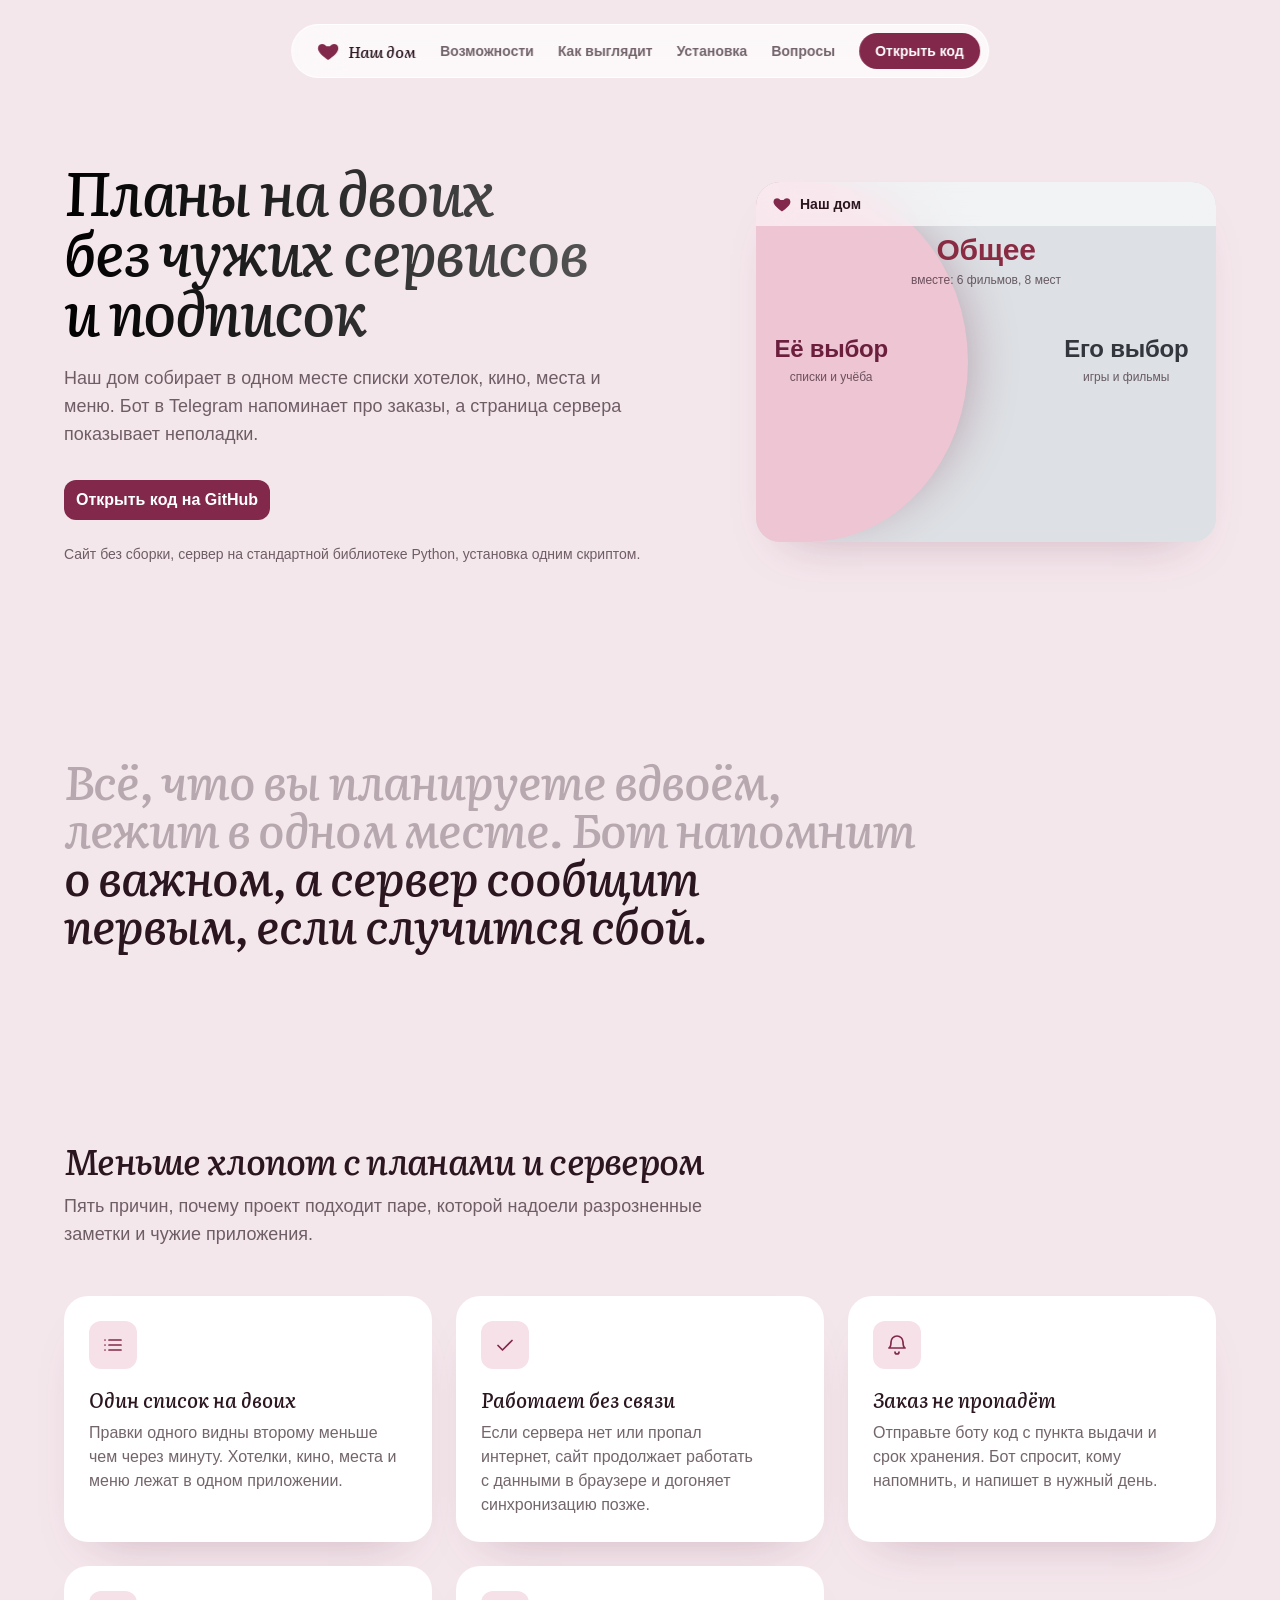
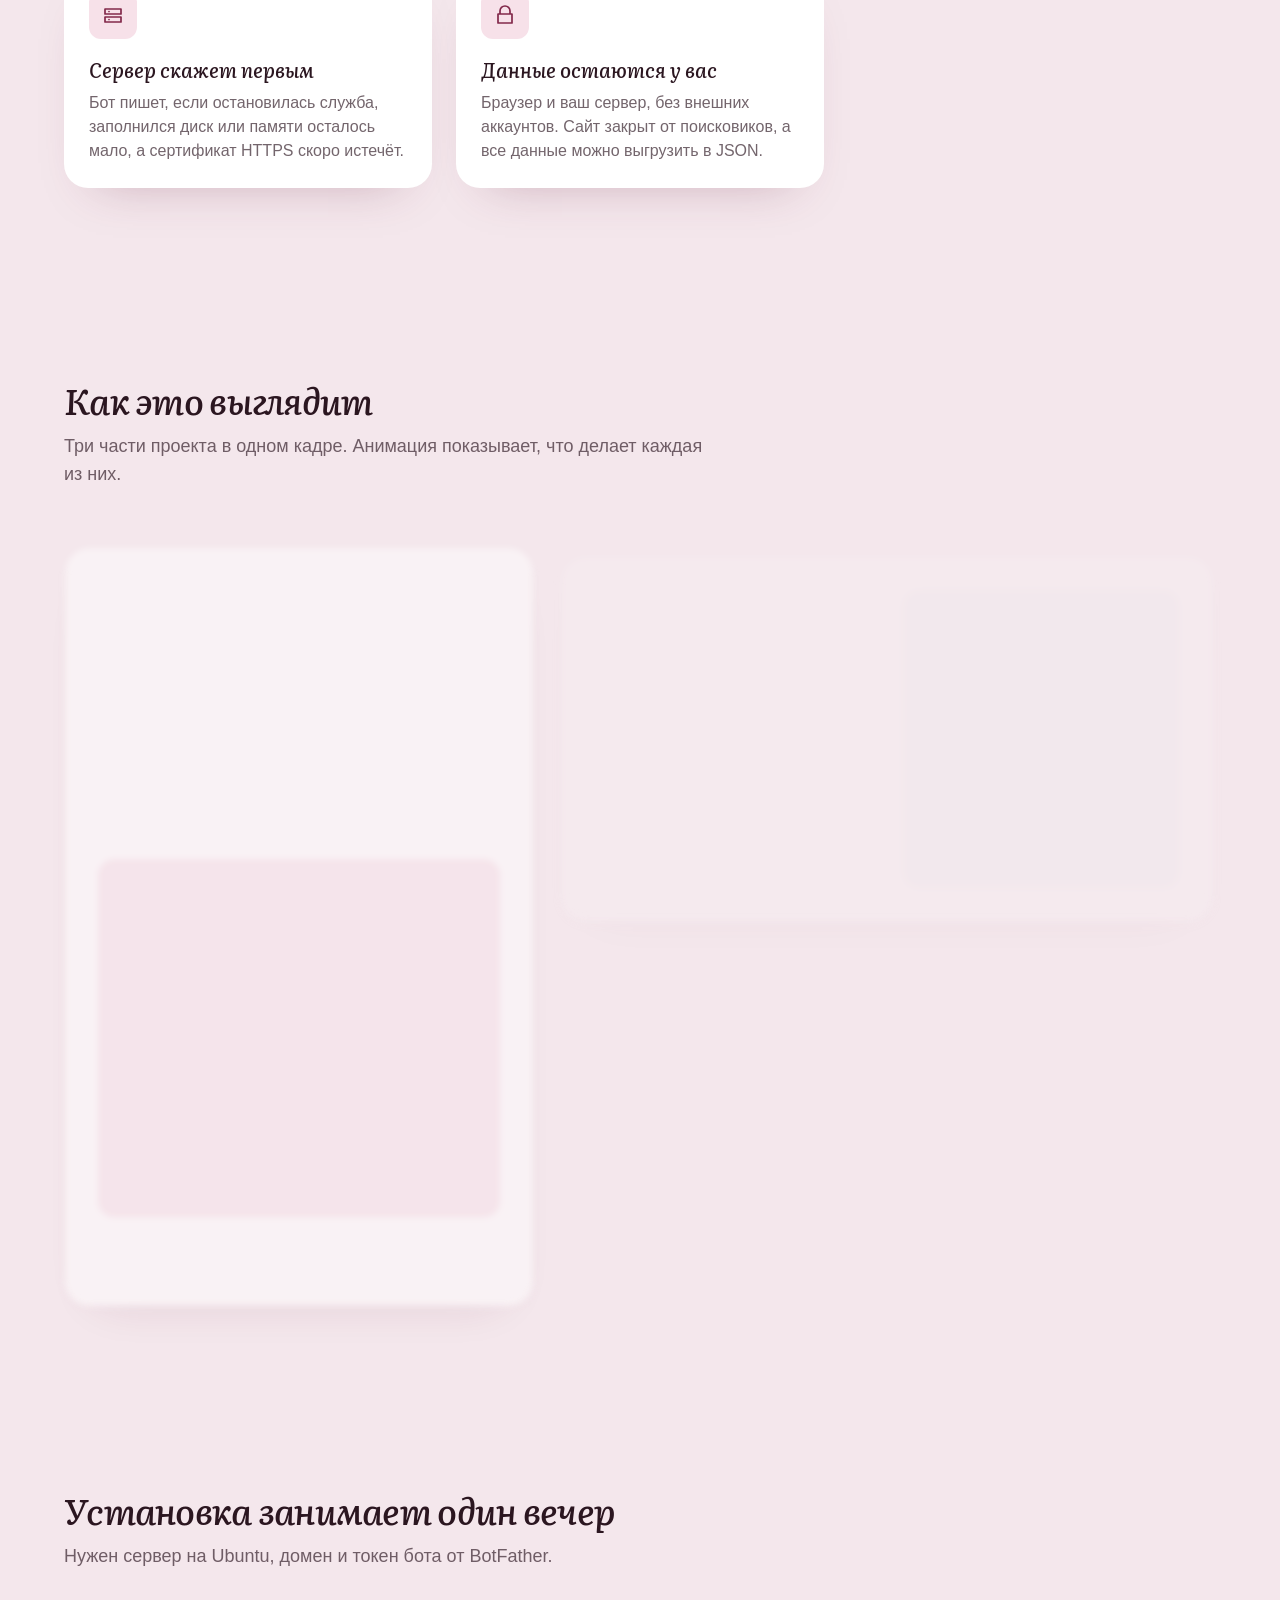
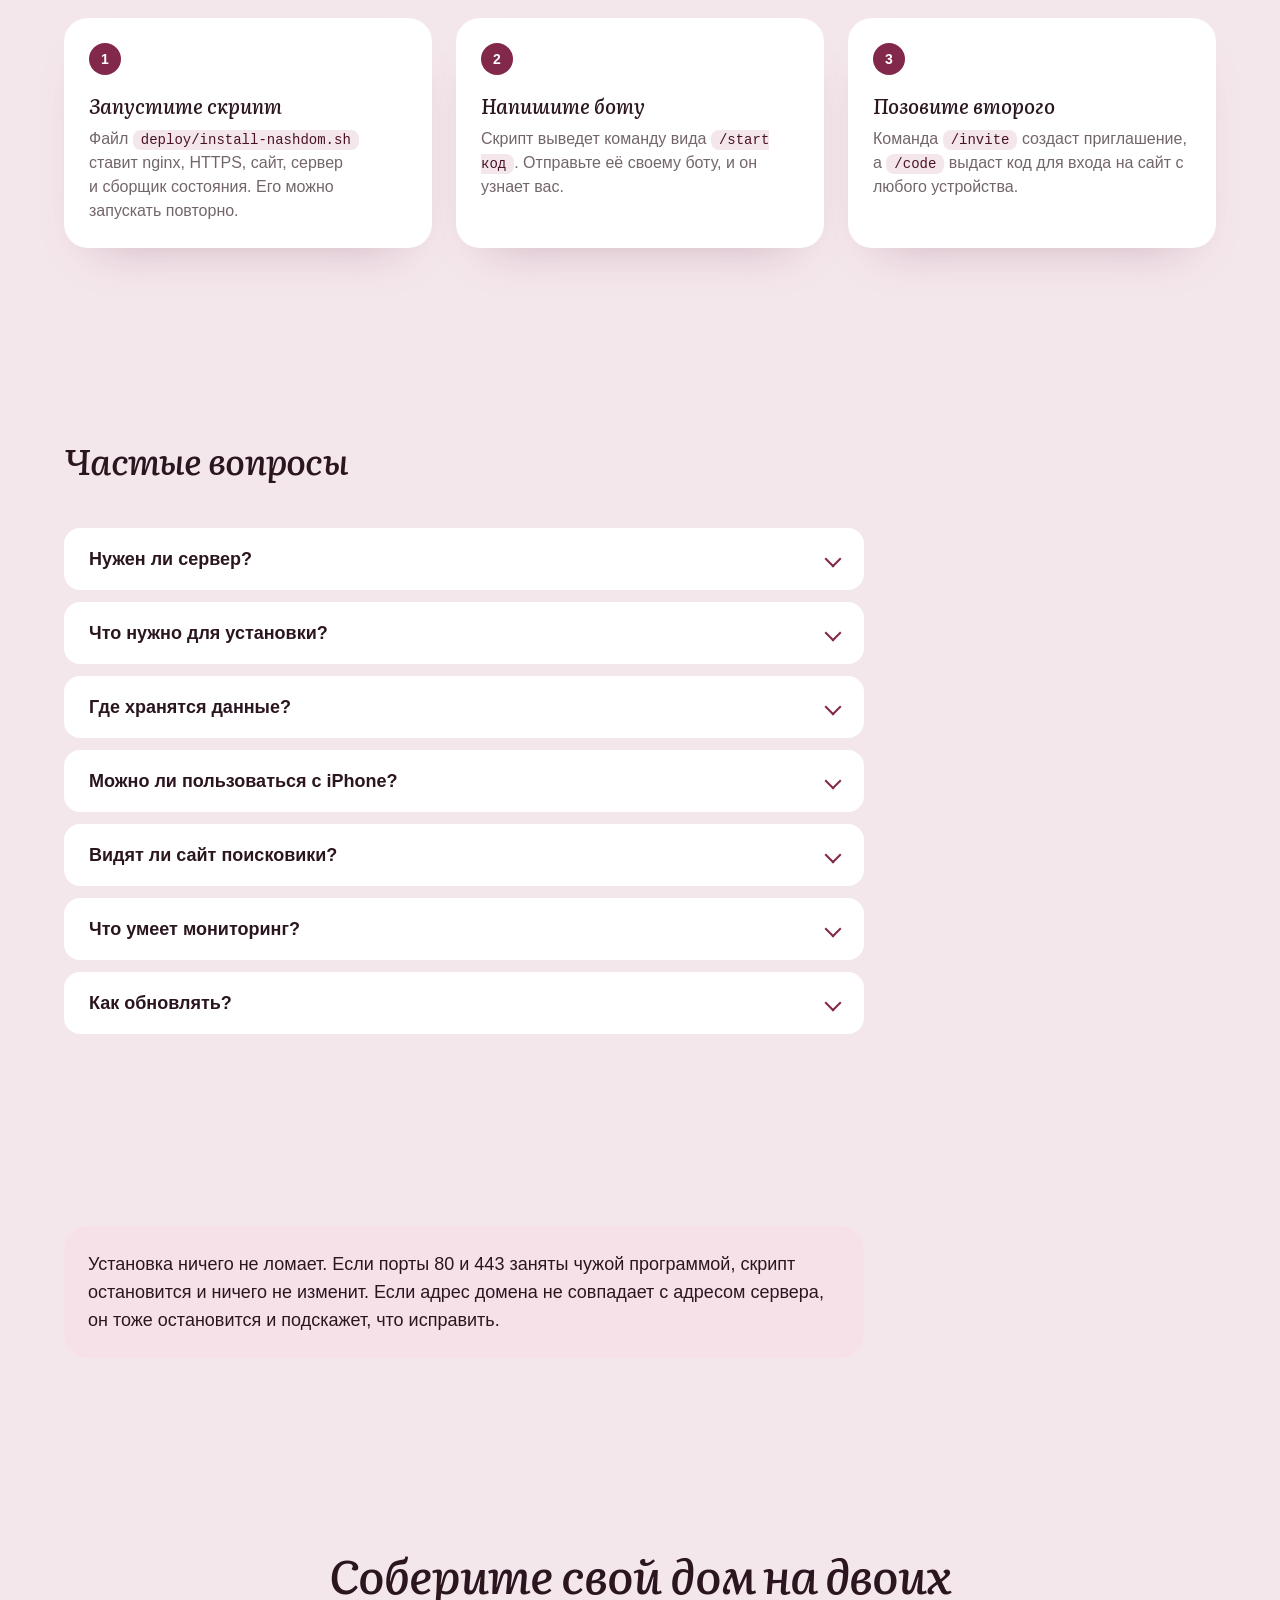
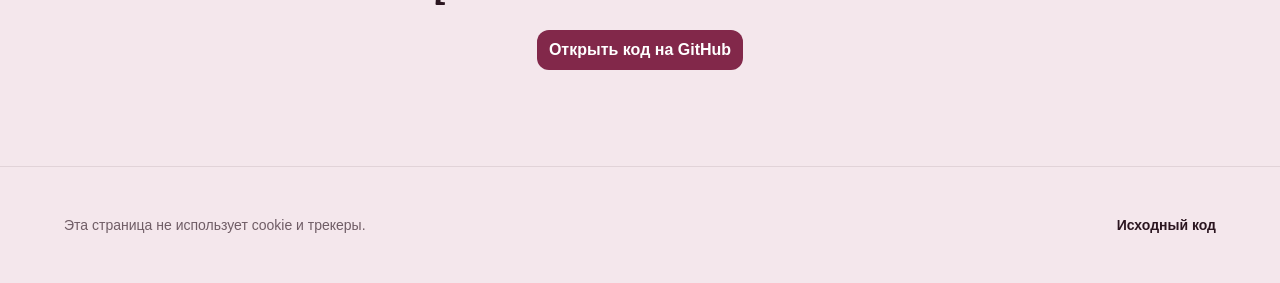
<file: promo/index.html>
<!doctype html>
<html lang="ru">
<head>
<meta charset="utf-8">
<title>Наш дом: планы на двоих без чужих сервисов</title>
<meta name="viewport" content="width=device-width,initial-scale=1">
<meta name="description" content="Закрытый сайт для списков, кино и мест, бот в Telegram с напоминаниями о заказах и страница состояния сервера. Всё на вашем сервере, без сборки и трекеров.">
<meta property="og:title" content="Наш дом: планы на двоих без чужих сервисов">
<meta property="og:description" content="Сайт на двоих, бот в Telegram и мониторинг сервера. Установка одной командой.">
<meta property="og:type" content="website">
<meta property="og:image" content="media/og.png">
<meta name="twitter:card" content="summary_large_image">
<meta name="theme-color" content="#f4e7ec">
<link rel="icon" href="data:image/svg+xml,%3Csvg xmlns='http://www.w3.org/2000/svg' viewBox='0 0 24 24'%3E%3Cpath fill='%2382284a' d='M12 21s-7.5-4.6-9.6-9.2C.9 8.4 2.7 5 6 5c2 0 3.4 1 4.2 2.3h3.6C14.6 6 16 5 18 5c3.3 0 5.1 3.4 3.6 6.8C19.5 16.4 12 21 12 21z'/%3E%3C/svg%3E">
<link rel="stylesheet" href="bento.css">
<style>
  :root { --reveal: 800ms var(--ease); }
  html { scroll-behavior: smooth; }
  body { margin: 0; background: var(--page); color: var(--ink); font-family: var(--font); font-size: 16px; line-height: 24px; -webkit-font-smoothing: antialiased; }
  *, *::before, *::after { box-sizing: border-box; }
  a { color: inherit; }
  h1, h2, h3, p { margin: 0; }
  .skip { position: absolute; left: 16px; top: -64px; z-index: 100; padding: 8px 12px; border-radius: 8px; background: var(--ink); color: #fff; font-weight: 600; text-decoration: none; transition: top var(--reveal); }
  .skip:focus { top: 16px; }
  :focus-visible { outline: 2px solid var(--burg); outline-offset: 2px; }
  .wrap { width: 100%; max-width: 1200px; margin: 0 auto; padding: 0 24px; }
  section { padding: 64px 0; }
  @media (min-width: 900px) { section { padding: 96px 0; } }

  /* навигация: плавающая стеклянная капсула */
  .nav { position: fixed; z-index: 50; top: 24px; left: 50%; transform: translateX(-50%); display: flex; align-items: center; gap: 24px; padding: 8px 8px 8px 24px; width: max-content; max-width: calc(100% - 32px); border-radius: 9999px; background: rgba(255, 255, 255, .72); backdrop-filter: blur(24px); -webkit-backdrop-filter: blur(24px); border: 1px solid rgba(255, 255, 255, .9); box-shadow: 0 24px 48px -32px rgba(110, 40, 70, .35); }
  .brand { display: flex; align-items: center; gap: 8px; font-family: var(--disp); font-style: italic; font-weight: 500; text-decoration: none; }
  .brand svg { width: 24px; height: 24px; color: var(--burg); }
  .nav ul { display: none; list-style: none; margin: 0; padding: 0; gap: 24px; }
  .nav ul a { font-size: 14px; line-height: 20px; font-weight: 600; text-decoration: none; color: var(--ink2); transition: color var(--reveal); }
  .nav ul a:hover { color: var(--ink); }
  @media (min-width: 768px) { .nav ul { display: flex; } }

  /* кнопки */
  .btn { display: inline-flex; align-items: center; justify-content: center; gap: 8px; padding: 8px 12px; border-radius: 12px; border: 0; background: var(--burg); color: #fff; font: inherit; font-size: 16px; line-height: 24px; font-weight: 600; text-decoration: none; cursor: pointer; transition: all 700ms var(--ease); }
  .btn:hover { background: var(--burgd); transform: translateY(-2px); }
  .btn:active { transform: scale(.98); }
  .btn.sm { font-size: 14px; line-height: 20px; border-radius: 9999px; padding: 8px 16px; }
  .btn svg { width: 20px; height: 20px; }

  /* hero */
  .hero { padding-top: 160px; }
  .hero .grid { display: grid; gap: 48px; align-items: center; }
  .hero h1 { max-width: 680px; font-family: var(--disp); font-style: italic; font-size: 36px; line-height: 40px; font-weight: 500; letter-spacing: -.02em; background: linear-gradient(90deg, #000000, #666666); -webkit-background-clip: text; background-clip: text; color: transparent; text-wrap: balance; }
  .hero .sub { max-width: 680px; margin-top: 24px; font-size: 18px; line-height: 28px; color: var(--ink2); text-wrap: pretty; }
  .hero .cta { margin-top: 32px; display: flex; flex-wrap: wrap; align-items: center; gap: 16px; }
  .hero .proof { margin-top: 24px; max-width: 680px; font-size: 14px; line-height: 20px; color: var(--ink2); }
  @media (min-width: 900px) {
    .hero h1 { font-size: 60px; line-height: 1; }
    .hero .grid { grid-template-columns: minmax(0, 7fr) minmax(0, 5fr); }
  }
  .home { position: relative; height: 360px; border-radius: 24px; overflow: hidden; background: #dde0e4; box-shadow: 0 24px 48px -32px rgba(110, 40, 70, .35); }
  .home .pk { position: absolute; left: 0; top: 0; bottom: 0; width: 46%; background: var(--rose); border-radius: 0 160px 160px 0 / 0 50% 50% 0; box-shadow: 24px 0 48px -24px rgba(110, 40, 70, .35); }
  .home .lb { position: absolute; text-align: center; font-weight: 700; letter-spacing: -.01em; }
  .home .lb small { display: block; margin-top: 4px; font-size: 12px; line-height: 16px; font-weight: 500; color: var(--ink2); letter-spacing: 0; }
  .home .l1 { left: 4%; top: 42%; font-size: 24px; line-height: 32px; color: #6b1f3d; }
  .home .l2 { right: 6%; top: 42%; font-size: 24px; line-height: 32px; color: #33363d; }
  .home .l3 { left: 50%; top: 14%; transform: translateX(-50%); font-size: 30px; line-height: 36px; color: #8a2b44; }
  .home .bar { position: absolute; left: 0; right: 0; top: 0; display: flex; align-items: center; gap: 8px; padding: 12px 16px; font-size: 14px; line-height: 20px; font-weight: 700; background: rgba(255, 255, 255, .6); backdrop-filter: blur(16px); -webkit-backdrop-filter: blur(16px); }
  .home .bar svg { width: 20px; height: 20px; color: var(--burg); }

  /* слоган */
  .tagline { padding: 96px 0; }
  .tagline p { max-width: 960px; font-family: var(--disp); font-style: italic; font-size: 36px; line-height: 40px; font-weight: 500; letter-spacing: -.02em; text-wrap: balance; }
  @media (min-width: 900px) { .tagline p { font-size: 48px; line-height: 1; } }
  .tagline .w { color: rgba(43, 22, 32, .3); transition: color 700ms var(--ease); }
  .tagline .w.on { color: var(--ink); }

  /* заголовки секций */
  .head { max-width: 680px; margin-bottom: 48px; }
  .head h2 { font-family: var(--disp); font-style: italic; font-size: 30px; line-height: 36px; font-weight: 500; letter-spacing: -.02em; text-wrap: balance; }
  .head p { margin-top: 12px; font-size: 18px; line-height: 28px; color: var(--ink2); text-wrap: pretty; }
  @media (min-width: 900px) { .head h2 { font-size: 36px; line-height: 40px; } }

  /* выгоды */
  .ben { display: grid; gap: 24px; }
  @media (min-width: 768px) { .ben { grid-template-columns: repeat(2, minmax(0, 1fr)); } }
  @media (min-width: 1100px) { .ben { grid-template-columns: repeat(3, minmax(0, 1fr)); } }
  .card { padding: 24px; border-radius: 24px; background: var(--card); box-shadow: 0 24px 48px -32px rgba(110, 40, 70, .35); border: 1px solid rgba(255, 255, 255, .9); }
  .card .ic { display: grid; place-items: center; width: 48px; height: 48px; border-radius: 12px; background: var(--rose2); color: var(--burg); margin-bottom: 16px; }
  .card .ic svg { width: 24px; height: 24px; }
  .card h3 { font-family: var(--disp); font-style: italic; font-size: 20px; line-height: 28px; font-weight: 500; }
  .card p { margin-top: 8px; font-size: 16px; line-height: 24px; color: var(--ink2); text-wrap: pretty; }

  /* шаги */
  .steps { display: grid; gap: 24px; counter-reset: s; }
  @media (min-width: 900px) { .steps { grid-template-columns: repeat(3, minmax(0, 1fr)); } }
  .step { position: relative; padding: 24px; border-radius: 24px; background: var(--card); border: 1px solid rgba(255, 255, 255, .9); box-shadow: 0 24px 48px -32px rgba(110, 40, 70, .35); }
  .step::before { counter-increment: s; content: counter(s); display: grid; place-items: center; width: 32px; height: 32px; margin-bottom: 16px; border-radius: 9999px; background: var(--burg); color: #fff; font-size: 14px; line-height: 20px; font-weight: 700; }
  .step h3 { font-family: var(--disp); font-style: italic; font-size: 20px; line-height: 28px; font-weight: 500; }
  .step p { margin-top: 8px; color: var(--ink2); text-wrap: pretty; }
  .step code { font-family: ui-monospace, 'Geist Mono', monospace; font-size: 14px; line-height: 20px; padding: 2px 8px; border-radius: 8px; background: var(--page); color: var(--burgd); }

  /* вопросы */
  .faq { max-width: 800px; display: grid; gap: 12px; }
  .faq details { border-radius: 16px; background: var(--card); border: 1px solid rgba(255, 255, 255, .9); padding: 0 24px; }
  .faq summary { cursor: pointer; list-style: none; padding: 16px 0; font-size: 18px; line-height: 28px; font-weight: 700; display: flex; justify-content: space-between; align-items: center; gap: 16px; }
  .faq summary::-webkit-details-marker { display: none; }
  .faq summary::after { content: ''; flex: none; width: 12px; height: 12px; border-right: 2px solid var(--burg); border-bottom: 2px solid var(--burg); transform: rotate(45deg); transition: transform 700ms var(--ease); }
  .faq details[open] summary::after { transform: rotate(-135deg); }
  .faq details p { padding: 0 0 24px; color: var(--ink2); text-wrap: pretty; }

  /* риск и финальный призыв */
  .risk { max-width: 800px; padding: 24px; border-radius: 24px; background: var(--rose2); }
  .risk p { font-size: 18px; line-height: 28px; text-wrap: pretty; }
  .final { text-align: center; }
  .final h2 { max-width: 680px; margin: 0 auto; font-family: var(--disp); font-style: italic; font-size: 30px; line-height: 36px; font-weight: 500; letter-spacing: -.02em; text-wrap: balance; }
  @media (min-width: 900px) { .final h2 { font-size: 48px; line-height: 1; } }
  .final .btn { margin-top: 32px; }
  footer { padding: 48px 0; border-top: 1px solid var(--line); }
  footer .wrap { display: flex; flex-wrap: wrap; justify-content: space-between; gap: 16px; font-size: 14px; line-height: 20px; color: var(--ink2); }
  footer a { font-weight: 600; text-decoration: none; color: var(--ink); }
  footer a:hover { color: var(--burg); }

  /* появление при прокрутке */
  .rv { opacity: 0; transform: translateY(64px); filter: blur(12px); transition: transform var(--reveal), filter var(--reveal), opacity var(--reveal); }
  .rv.in { opacity: 1; transform: none; filter: none; }
  @media (prefers-reduced-motion: reduce) { .rv { opacity: 1; transform: none; filter: none; transition: none; } .tagline .w { color: var(--ink); transition: none; } html { scroll-behavior: auto; } }
</style>
<script type="application/ld+json">
{"@context":"https://schema.org","@type":"FAQPage","mainEntity":[
{"@type":"Question","name":"Нужен ли сервер?","acceptedAnswer":{"@type":"Answer","text":"Сайт можно открыть и без сервера: он статический, данные хранятся в браузере. Сервер нужен для синхронизации между двумя устройствами, бота в Telegram и страницы состояния."}},
{"@type":"Question","name":"Что нужно для установки?","acceptedAnswer":{"@type":"Answer","text":"Сервер на Ubuntu, домен, который указывает на него, и токен бота от BotFather. Остальное делает установочный скрипт."}},
{"@type":"Question","name":"Где хранятся данные?","acceptedAnswer":{"@type":"Answer","text":"В браузере и в базе SQLite на вашем сервере. Фотографии лежат на диске сервера. Есть экспорт и импорт в JSON."}}
]}
</script>
</head>
<body>
<a class="skip" href="#main">Перейти к содержимому</a>

<nav class="nav" aria-label="Основное меню">
  <a class="brand" href="#top"><svg viewBox="0 0 24 24" fill="currentColor" aria-hidden="true"><path d="M12 21s-7.5-4.6-9.6-9.2C.9 8.4 2.7 5 6 5c2 0 3.4 1 4.2 2.3h3.6C14.6 6 16 5 18 5c3.3 0 5.1 3.4 3.6 6.8C19.5 16.4 12 21 12 21z"/></svg>Наш дом</a>
  <ul>
    <li><a href="#benefits">Возможности</a></li>
    <li><a href="#look">Как выглядит</a></li>
    <li><a href="#how">Установка</a></li>
    <li><a href="#faq">Вопросы</a></li>
  </ul>
  <a class="btn sm" href="https://github.com/gr1sg0d0n3/semestr">Открыть код</a>
</nav>

<main id="main">
  <section class="hero" id="top">
    <div class="wrap grid">
      <div>
        <h1 class="rv">Планы на двоих<br>без чужих сервисов<br>и подписок</h1>
        <p class="sub rv">Наш дом собирает в одном месте списки хотелок, кино, места и меню. Бот в Telegram напоминает про заказы, а страница сервера показывает неполадки.</p>
        <div class="cta rv">
          <a class="btn" href="https://github.com/gr1sg0d0n3/semestr">Открыть код на GitHub</a>
        </div>
        <p class="proof rv">Сайт без сборки, сервер на стандартной библиотеке Python, установка одним скриптом.</p>
      </div>
      <div class="home rv" role="img" aria-label="Главный экран сайта: две половины, её и его выбор, и общий раздел сверху">
        <div class="pk"></div>
        <div class="bar"><svg viewBox="0 0 24 24" fill="currentColor" aria-hidden="true"><path d="M12 21s-7.5-4.6-9.6-9.2C.9 8.4 2.7 5 6 5c2 0 3.4 1 4.2 2.3h3.6C14.6 6 16 5 18 5c3.3 0 5.1 3.4 3.6 6.8C19.5 16.4 12 21 12 21z"/></svg>Наш дом</div>
        <div class="lb l3">Общее<small>вместе: 6 фильмов, 8 мест</small></div>
        <div class="lb l1">Её выбор<small>списки и учёба</small></div>
        <div class="lb l2">Его выбор<small>игры и фильмы</small></div>
      </div>
    </div>
  </section>

  <section class="tagline" aria-label="Главная мысль">
    <div class="wrap"><p id="tag">Всё, что вы планируете вдвоём, лежит в одном месте. Бот напомнит о важном, а сервер сообщит первым, если случится сбой.</p></div>
  </section>

  <section id="benefits">
    <div class="wrap">
      <div class="head rv"><h2>Меньше хлопот с планами и сервером</h2><p>Пять причин, почему проект подходит паре, которой надоели разрозненные заметки и чужие приложения.</p></div>
      <div class="ben">
        <article class="card rv"><div class="ic"><svg viewBox="0 0 24 24" fill="none" stroke="currentColor" stroke-width="1.7" stroke-linecap="round" stroke-linejoin="round" aria-hidden="true"><path d="M8 7h12M8 12h12M8 17h12M4 7h.01M4 12h.01M4 17h.01"/></svg></div><h3>Один список на двоих</h3><p>Правки одного видны второму меньше чем через минуту. Хотелки, кино, места и меню лежат в одном приложении.</p></article>
        <article class="card rv"><div class="ic"><svg viewBox="0 0 24 24" fill="none" stroke="currentColor" stroke-width="1.7" stroke-linecap="round" stroke-linejoin="round" aria-hidden="true"><path d="M5 12.5l4.5 4.5L19 7.5"/></svg></div><h3>Работает без связи</h3><p>Если сервера нет или пропал интернет, сайт продолжает работать с данными в браузере и догоняет синхронизацию позже.</p></article>
        <article class="card rv"><div class="ic"><svg viewBox="0 0 24 24" fill="none" stroke="currentColor" stroke-width="1.7" stroke-linecap="round" stroke-linejoin="round" aria-hidden="true"><path d="M6 9a6 6 0 1112 0c0 5 2 6 2 6H4s2-1 2-6M10 19a2 2 0 004 0"/></svg></div><h3>Заказ не пропадёт</h3><p>Отправьте боту код с пункта выдачи и срок хранения. Бот спросит, кому напомнить, и напишет в нужный день.</p></article>
        <article class="card rv"><div class="ic"><svg viewBox="0 0 24 24" fill="none" stroke="currentColor" stroke-width="1.7" stroke-linecap="round" stroke-linejoin="round" aria-hidden="true"><path d="M4 6h16v5H4zM4 14h16v5H4zM8 8.5h.01M8 16.5h.01"/></svg></div><h3>Сервер скажет первым</h3><p>Бот пишет, если остановилась служба, заполнился диск или памяти осталось мало, а сертификат HTTPS скоро истечёт.</p></article>
        <article class="card rv"><div class="ic"><svg viewBox="0 0 24 24" fill="none" stroke="currentColor" stroke-width="1.7" stroke-linecap="round" stroke-linejoin="round" aria-hidden="true"><path d="M7 11V8a5 5 0 0110 0v3M5 11h14v9H5z"/></svg></div><h3>Данные остаются у вас</h3><p>Браузер и ваш сервер, без внешних аккаунтов. Сайт закрыт от поисковиков, а все данные можно выгрузить в JSON.</p></article>
      </div>
    </div>
  </section>

  <section id="look">
    <div class="wrap">
      <div class="head rv"><h2>Как это выглядит</h2><p>Три части проекта в одном кадре. Анимация показывает, что делает каждая из них.</p></div>
      <div id="bento"></div>
      <noscript><p>Для анимации нужен включённый JavaScript. Ролик лежит рядом: <a href="media/nashdom-x.mp4">nashdom-x.mp4</a>.</p></noscript>
    </div>
  </section>

  <section id="how">
    <div class="wrap">
      <div class="head rv"><h2>Установка занимает один вечер</h2><p>Нужен сервер на Ubuntu, домен и токен бота от BotFather.</p></div>
      <div class="steps">
        <article class="step rv"><h3>Запустите скрипт</h3><p>Файл <code>deploy/install-nashdom.sh</code> ставит nginx, HTTPS, сайт, сервер и сборщик состояния. Его можно запускать повторно.</p></article>
        <article class="step rv"><h3>Напишите боту</h3><p>Скрипт выведет команду вида <code>/start код</code>. Отправьте её своему боту, и он узнает вас.</p></article>
        <article class="step rv"><h3>Позовите второго</h3><p>Команда <code>/invite</code> создаст приглашение, а <code>/code</code> выдаст код для входа на сайт с любого устройства.</p></article>
      </div>
    </div>
  </section>

  <section id="faq">
    <div class="wrap">
      <div class="head rv"><h2>Частые вопросы</h2></div>
      <div class="faq">
        <details class="rv"><summary>Нужен ли сервер?</summary><p>Нет, если хватает локального режима. Сайт статический, его можно открыть как файл или выложить на любой хостинг, а данные останутся в браузере. Сервер нужен для синхронизации между двумя устройствами, бота и страницы состояния.</p></details>
        <details class="rv"><summary>Что нужно для установки?</summary><p>Сервер на Ubuntu, домен с записью на его адрес и токен бота от BotFather. Скрипт проверит, свободны ли порты 80 и 443, и совпадает ли адрес домена с адресом сервера.</p></details>
        <details class="rv"><summary>Где хранятся данные?</summary><p>В браузере и в базе SQLite на вашем сервере. Фотографии лежат на диске сервера. Есть экспорт и импорт в JSON.</p></details>
        <details class="rv"><summary>Можно ли пользоваться с iPhone?</summary><p>Да. Сайт устроен как приложение: его можно добавить на экран «Домой» и открывать без адресной строки.</p></details>
        <details class="rv"><summary>Видят ли сайт поисковики?</summary><p>Нет. Страницы закрыты от индексации в метатегах, в файле robots.txt и в заголовках nginx.</p></details>
        <details class="rv"><summary>Что умеет мониторинг?</summary><p>Показывает нагрузку, память, диск, службы, ответ сайта и срок сертификата, хранит историю трафика и список клиентов VPN. При проблемах бот пишет владельцу, а когда всё починится, присылает второе сообщение.</p></details>
        <details class="rv"><summary>Как обновлять?</summary><p>Командой <code>nashdom-update</code> на сервере: она забирает свежий код, обновляет сайт и перезапускает службы.</p></details>
      </div>
    </div>
  </section>

  <section>
    <div class="wrap">
      <div class="risk rv"><p>Установка ничего не ломает. Если порты 80 и 443 заняты чужой программой, скрипт остановится и ничего не изменит. Если адрес домена не совпадает с адресом сервера, он тоже остановится и подскажет, что исправить.</p></div>
    </div>
  </section>

  <section class="final">
    <div class="wrap">
      <h2 class="rv">Соберите свой дом на двоих</h2>
      <a class="btn rv" href="https://github.com/gr1sg0d0n3/semestr">Открыть код на GitHub</a>
    </div>
  </section>
</main>

<footer>
  <div class="wrap">
    <span>Эта страница не использует cookie и трекеры.</span>
    <a href="https://github.com/gr1sg0d0n3/semestr">Исходный код</a>
  </div>
</footer>

<script src="bento.js"></script>
<script>
  Bento.mount(document.getElementById('bento'), { mode: 'site' });

  // появление блоков при прокрутке: IntersectionObserver, без обработчиков scroll
  const rv = document.querySelectorAll('.rv');
  const io = new IntersectionObserver((es) => es.forEach((e) => { if (e.isIntersecting) { e.target.classList.add('in'); io.unobserve(e.target); } }), { threshold: 0.12 });
  rv.forEach((el) => io.observe(el));

  // слоган: слова загораются по одному, когда пересекают линию на 65% высоты экрана
  const tag = document.getElementById('tag');
  tag.innerHTML = tag.textContent.split(' ').map((w) => '<span class="w">' + w + '</span>').join(' ');
  const ws = tag.querySelectorAll('.w');
  const wio = new IntersectionObserver((es) => es.forEach((e) => e.target.classList.toggle('on', e.boundingClientRect.top < innerHeight * 0.65)), { rootMargin: '0px 0px -35% 0px', threshold: [0, 1] });
  ws.forEach((w) => wio.observe(w));
</script>
</body>
</html>
</file>
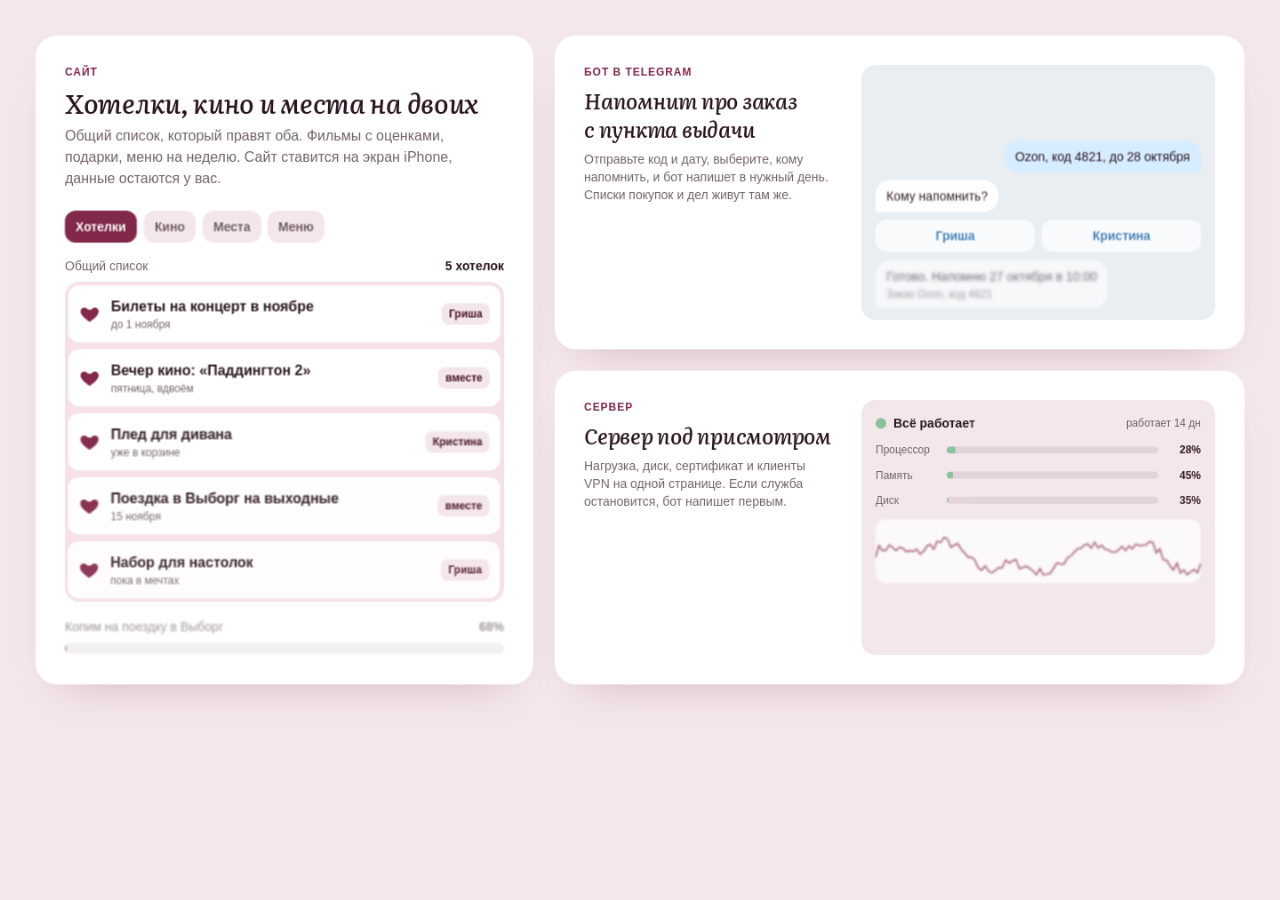
<file: promo/showcase.html>
<!doctype html>
<html lang="ru">
<head>
<meta charset="utf-8">
<title>Наш дом: показ</title>
<meta name="viewport" content="width=device-width,initial-scale=1">
<meta name="robots" content="noindex">
<link rel="stylesheet" href="bento.css">
<style>
  html, body { margin: 0; background: #f4e7ec; overflow: hidden; }
  #wrap { position: fixed; left: 0; top: 0; transform-origin: 0 0; }
</style>
</head>
<body>
<div id="wrap"><div id="stage" class="stage"></div></div>
<script src="bento.js"></script>
<script>
  /* ?still: финальный кадр, ?loop: цикл 12 с, ?capture: время двигает рекордер, без параметров: один вход и бесконечные истории */
  const qs = location.search;
  const mode = /capture/.test(qs) ? 'capture' : /still/.test(qs) ? 'still' : /loop/.test(qs) ? 'cycle' : 'site';
  window.__bento = Bento.mount(document.getElementById('stage'), { mode });
  document.getElementById('stage').classList.add('stage');
  function fit() {
    const w = document.getElementById('wrap'), k = Math.min(innerWidth / 1440, innerHeight / 810);
    w.style.transform = 'scale(' + k + ')';
  }
  addEventListener('resize', fit); fit();
</script>
</body>
</html>
</file>
<file: promo/bento.css>
@font-face { font-family: 'Literata'; src: url(fonts/literata-r.woff) format('woff'); font-weight: 400; font-style: normal; font-display: swap; }
@font-face { font-family: 'Literata'; src: url(fonts/literata-m.woff) format('woff'); font-weight: 500; font-style: normal; font-display: swap; }
@font-face { font-family: 'Literata'; src: url(fonts/literata-sb.woff) format('woff'); font-weight: 600; font-style: normal; font-display: swap; }
@font-face { font-family: 'Literata'; src: url(fonts/literata-i.woff) format('woff'); font-weight: 400; font-style: italic; font-display: swap; }
@font-face { font-family: 'Literata'; src: url(fonts/literata-mi.woff) format('woff'); font-weight: 500; font-style: italic; font-display: swap; }
/* Карточки «Наш дом»: сайт, бот, сервер. Значения только из правил landing-page-design (шкала текста, отступы, радиусы). */
:root {
  --font: -apple-system, BlinkMacSystemFont, 'SF Pro Text', 'Helvetica Neue', 'Liberation Sans', Arial, sans-serif;
  --disp: 'Literata', Georgia, 'Times New Roman', serif;
  --page: #f4e7ec;
  --card: #ffffff;
  --ink: #2b1620;
  --ink2: rgba(43, 22, 32, .66);
  --line: rgba(60, 30, 40, .1);
  --burg: #82284a;
  --burgd: #4a1226;
  --rose: #eec5d3;
  --rose2: #f7e1e9;
  --graph: #5b5e66;
  --grey: #e6e8ec;
  --ok: #86c29a;
  --warn: #d6a64a;
  --bad: #b8404b;
  --ease: cubic-bezier(0.32, 0.72, 0, 1);
}

.bento { display: grid; gap: 24px; font-family: var(--font); color: var(--ink); }
.bento, .bento * { box-sizing: border-box; }
.bento.stage { width: 1440px; height: 810px; padding: 40px; grid-template-columns: 560px minmax(0, 1fr); grid-template-rows: minmax(0, 1fr) minmax(0, 1fr); background: var(--page); }
.bento .bc { position: relative; background: var(--card); border-radius: 24px; padding: 32px; overflow: hidden; box-shadow: 0 24px 48px -32px rgba(110, 40, 70, .35); border: 1px solid rgba(255, 255, 255, .9); will-change: transform, opacity; }
.bento .bc.a { grid-row: 1 / 3; }
.bento .bc.b, .bento .bc.c { display: grid; grid-template-columns: 280px 1fr; column-gap: 32px; align-items: stretch; }
.bento .tx { display: flex; flex-direction: column; justify-content: flex-start; }
.bento .eyebrow { font-size: 12px; line-height: 16px; font-weight: 600; letter-spacing: .08em; text-transform: uppercase; color: var(--burg); margin-bottom: 8px; }
.bento h3 { margin: 0 0 8px; font-family: var(--disp); font-style: italic; font-size: 30px; line-height: 36px; font-weight: 500; letter-spacing: -.01em; text-wrap: balance; }
.bento .bc.b h3, .bento .bc.c h3 { font-size: 24px; line-height: 32px; }
.bento .desc { margin: 0; font-size: 16px; line-height: 24px; color: var(--ink2); text-wrap: pretty; }
.bento .bc.b .desc, .bento .bc.c .desc { font-size: 14px; line-height: 20px; }

/* ===== карточка A: список ===== */
.bento .tabs { display: flex; gap: 8px; margin-top: 24px; }
.bento .tab { padding: 8px 12px; border-radius: 12px; font-size: 14px; line-height: 20px; font-weight: 600; color: var(--ink2); background: var(--page); }
.bento .tab.on { background: var(--burg); color: #fff; }
.bento .cnt { display: flex; justify-content: space-between; align-items: baseline; margin: 16px 0 8px; font-size: 14px; line-height: 20px; color: var(--ink2); }
.bento .cnt b { color: var(--ink); font-weight: 700; font-variant-numeric: tabular-nums; }
.bento .lst { position: relative; height: 360px; overflow: hidden; border-radius: 16px; background: var(--rose2); }
.bento .row { position: absolute; left: 4px; right: 4px; top: 4px; height: 64px; padding: 8px 12px; border-radius: 12px; background: #fff; display: flex; align-items: center; gap: 12px; will-change: transform, opacity; }
.bento .row .ht { flex: none; width: 24px; height: 24px; color: var(--burg); }
.bento .row .rt { flex: 1; min-width: 0; }
.bento .row .rt b { display: block; font-size: 16px; line-height: 24px; font-weight: 600; white-space: nowrap; overflow: hidden; text-overflow: ellipsis; }
.bento .row .rt span { display: block; font-size: 12px; line-height: 16px; color: var(--ink2); }
.bento .row .who { flex: none; font-size: 12px; line-height: 16px; font-weight: 600; padding: 4px 8px; border-radius: 8px; background: var(--page); color: var(--burgd); }
.bento .goal { margin-top: 16px; }
.bento .goal .gl { display: flex; justify-content: space-between; font-size: 14px; line-height: 20px; color: var(--ink2); margin-bottom: 8px; }
.bento .goal .gb { height: 12px; border-radius: 8px; background: var(--line); overflow: hidden; }
.bento .goal .gb i { display: block; height: 100%; width: 68%; border-radius: 8px; background: var(--burg); }

/* ===== карточка B: чат ===== */
.bento .chat { position: relative; background: #e9eef3; border-radius: 16px; padding: 16px; display: flex; flex-direction: column; gap: 8px; justify-content: flex-end; overflow: hidden; min-height: 286px; }
.bento .bub { max-width: 82%; padding: 8px 12px; border-radius: 16px; font-size: 14px; line-height: 20px; will-change: transform, opacity; }
.bento .bub.me { align-self: flex-end; background: #d6ecff; border-bottom-right-radius: 4px; min-height: 36px; }
.bento .bub.bot { align-self: flex-start; background: #fff; border-bottom-left-radius: 4px; }
.bento .bub small { display: block; font-size: 12px; line-height: 16px; color: var(--ink2); margin-top: 2px; }
.bento .caret { display: inline-block; width: 2px; height: 16px; background: var(--ink); vertical-align: -3px; margin-left: 2px; }
.bento .kb { display: flex; gap: 8px; align-self: stretch; }
.bento .kb span { flex: 1; text-align: center; padding: 8px 12px; border-radius: 12px; background: rgba(255, 255, 255, .85); font-size: 14px; line-height: 20px; font-weight: 600; color: #2a6fb0; will-change: transform; }

/* ===== карточка C: сервер ===== */
.bento .mon { background: var(--page); border-radius: 16px; padding: 16px; display: flex; flex-direction: column; gap: 12px; min-height: 286px; }
.bento .pill { white-space: nowrap; display: flex; align-items: center; gap: 8px; font-size: 14px; line-height: 20px; font-weight: 700; }
.bento .pill i { width: 12px; height: 12px; border-radius: 50%; background: var(--ok); }
.bento .pill span { margin-left: auto; font-weight: 500; color: var(--ink2); font-size: 12px; line-height: 16px; }
.bento .rs { display: grid; grid-template-columns: 72px 1fr 40px; align-items: center; gap: 8px; font-size: 12px; line-height: 16px; color: var(--ink2); }
.bento .rs b { text-align: right; color: var(--ink); font-weight: 700; font-variant-numeric: tabular-nums; }
.bento .rs .br { height: 8px; border-radius: 4px; background: var(--line); overflow: hidden; }
.bento .rs .br i { display: block; height: 100%; border-radius: 4px; transform-origin: left center; }
.bento .chw { position: relative; height: 72px; border-radius: 12px; background: #fff; overflow: hidden; }
.bento .chw svg { position: absolute; inset: 0; width: 100%; height: 100%; color: var(--burg); }
.bento .scr { position: absolute; top: 0; bottom: 0; width: 2px; left: 0; background: rgba(130, 40, 74, .35); opacity: 0; }
.bento .scr u { position: absolute; left: -4px; width: 10px; height: 10px; border-radius: 50%; background: var(--burg); text-decoration: none; border: 2px solid #fff; top: 0; }
.bento .tip { position: absolute; top: 4px; left: 0; padding: 2px 8px; border-radius: 8px; background: var(--burgd); color: #fff; font-size: 12px; line-height: 16px; font-weight: 600; white-space: nowrap; opacity: 0; font-variant-numeric: tabular-nums; }
.bento .peers { display: flex; gap: 8px; flex-wrap: wrap; }
.bento .peer { position: relative; display: flex; align-items: center; gap: 8px; padding: 4px 12px; border-radius: 12px; background: #fff; font-size: 12px; line-height: 16px; font-weight: 600; }
.bento .peer i { position: relative; width: 8px; height: 8px; border-radius: 50%; background: var(--ok); }
.bento .peer.off i { background: #b9bcc3; }
.bento .peer i::after { content: ''; position: absolute; inset: 0; border-radius: 50%; background: var(--ok); opacity: var(--pr, 0); transform: scale(var(--ps, 1)); }

/* ===== раскладка на странице (не сцена) ===== */
@media (min-width: 900px) {
  .bento:not(.stage) { grid-template-columns: minmax(0, 5fr) minmax(0, 7fr); }
}

/* ===== мобильная раскладка ===== */
@media (max-width: 899px) {
  .bento:not(.stage) { grid-template-columns: 1fr; }
  .bento:not(.stage) .bc.a { grid-row: auto; }
  .bento:not(.stage) .bc.b, .bento:not(.stage) .bc.c { grid-template-columns: 1fr; row-gap: 24px; }
}
@media (max-width: 480px) { .bento:not(.stage) .row .who { display: none; } }
@media (prefers-reduced-motion: reduce) { .bento * { transition: none !important; } }
</file>
